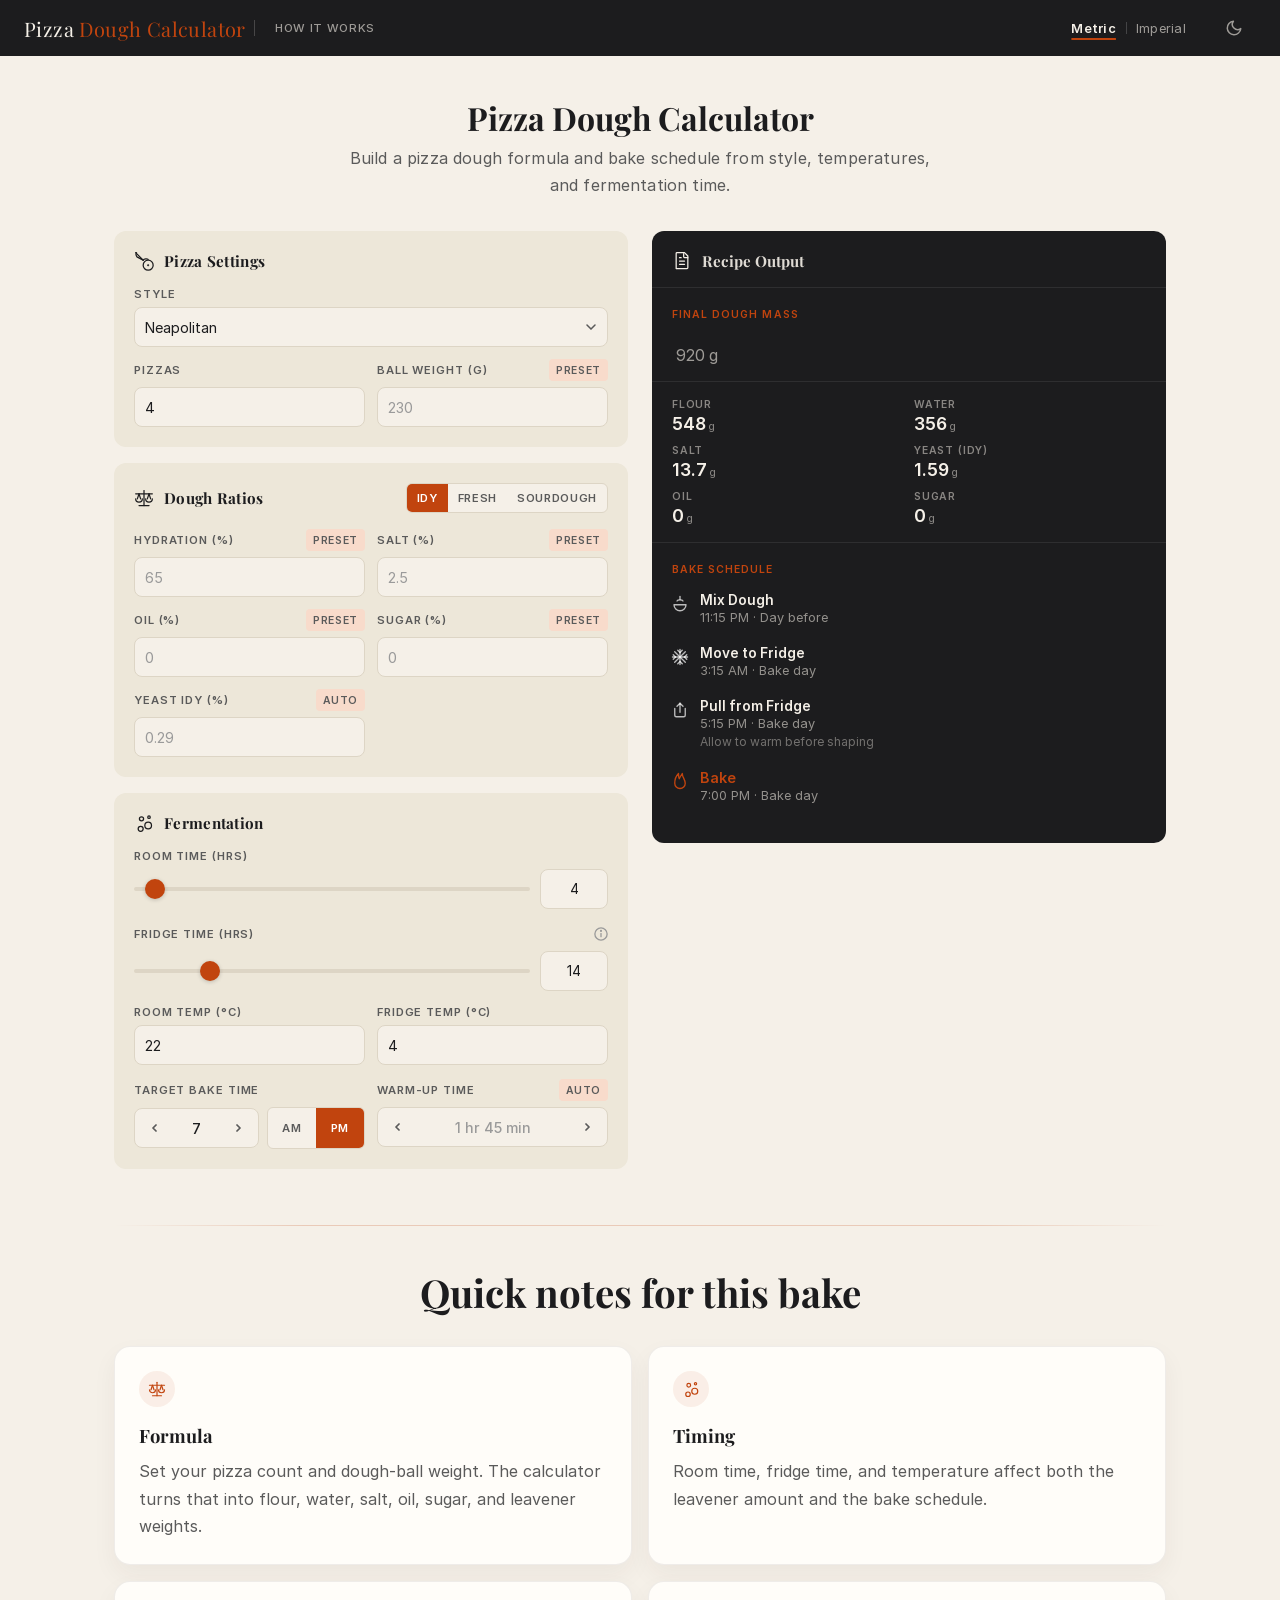
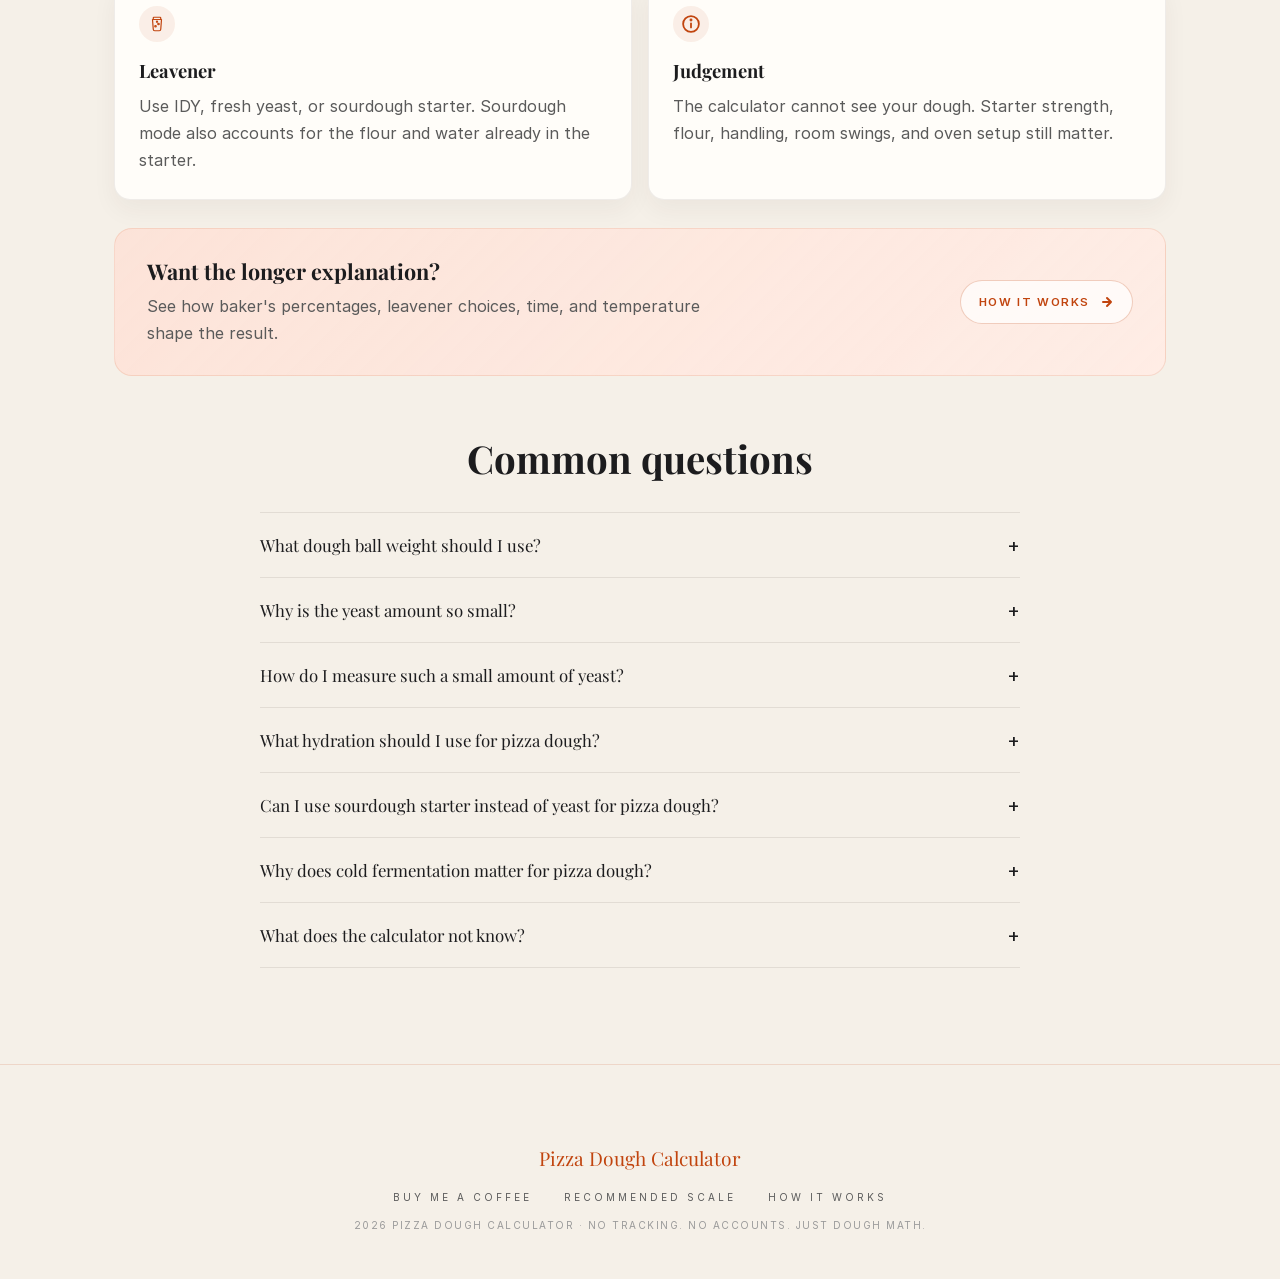
<file: index.html>
<!DOCTYPE html>
<html lang="en">

<head>
  <meta charset="UTF-8">
  <meta name="viewport" content="width=device-width, initial-scale=1.0">

  <!-- SEO & Social -->
  <title>Pizza Dough Calculator – Ratios, Yeast &amp; Fermentation Schedule</title>
  <meta name="description" content="Calculate pizza dough ratios and fermentation schedules for Neapolitan, New York, and other styles. No accounts, no tracking - just the math.">
  <!-- LAUNCH-TODO: replace placeholder domain before going live -->
  <link rel="canonical" href="https://pizza-dough-calculator.example/">
  <meta property="og:title" content="Pizza Dough Calculator">
  <meta property="og:description" content="Build a pizza dough formula and bake schedule from your style, temperatures, and fermentation time.">
  <meta property="og:type" content="website">
  <!-- LAUNCH-TODO: replace placeholder domain before going live -->
  <meta property="og:url" content="https://pizza-dough-calculator.example/">
  <!-- LAUNCH-TODO: replace placeholder domain before going live -->
  <meta property="og:image" content="https://pizza-dough-calculator.example/assets/og-cover.png">
  <meta name="twitter:card" content="summary_large_image">
  <link rel="icon" type="image/svg+xml" href="/favicon.svg">
  <meta name="theme-color" content="#2b2b2b">

  <!-- Preload Critical Resources -->
  <link rel="preload" href="style.css" as="style">
  <link rel="preload" href="script.js" as="script">
  <link rel="preload" href="assets/fonts/Inter-Regular.woff2" as="font" type="font/woff2">
  <link rel="preload" href="assets/fonts/PlayfairDisplay-Latin.woff2" as="font" type="font/woff2">

  <!-- Theme: set data-theme before CSS renders to prevent flash -->
  <script>
    (function () {
      var saved = localStorage.getItem('theme');
      var prefersDark = window.matchMedia('(prefers-color-scheme: dark)').matches;
      var theme = saved ? saved : (prefersDark ? 'dark' : 'light');
      document.documentElement.setAttribute('data-theme', theme);
    }());
  </script>

  <!-- Stylesheet -->
  <link rel="stylesheet" href="style.css">
<script src="site-shell.js" defer></script>

  <!-- Structured Data -->
  <!-- LAUNCH-TODO: replace placeholder domain before going live -->
  <script type="application/ld+json">
  {
    "@context": "https://schema.org",
    "@type": "WebApplication",
    "name": "Pizza Dough Calculator",
    "description": "Calculate pizza dough ratios and fermentation schedules for Neapolitan, New York, and other styles. No accounts, no tracking - just the math.",
    "url": "https://pizza-dough-calculator.example/",
    "applicationCategory": "LifestyleApplication",
    "operatingSystem": "Web",
    "offers": {
      "@type": "Offer",
      "price": "0",
      "priceCurrency": "USD"
    }
  }
  </script>
  <script type="application/ld+json">
  {
    "@context": "https://schema.org",
    "@type": "FAQPage",
    "mainEntity": [
      {
        "@type": "Question",
        "name": "What dough ball weight should I use?",
        "acceptedAnswer": {
          "@type": "Answer",
          "text": "Use the style presets as a starting point. Around 230 g works well for many Neapolitan pizzas, while larger New York-style pizzas often want a heavier ball. If you already know your preferred finished size, adjust the ball weight first and let the rest of the formula follow."
        }
      },
      {
        "@type": "Question",
        "name": "Why is the yeast amount so small?",
        "acceptedAnswer": {
          "@type": "Answer",
          "text": "Yeast is calculated against flour weight, not the full dough weight. Longer ferments also need less yeast, so the number can look surprisingly small."
        }
      },
      {
        "@type": "Question",
        "name": "How do I measure such a small amount of yeast?",
        "acceptedAnswer": {
          "@type": "Answer",
          "text": "The best fallback is to dilute a known amount. Dissolve a 7 g sachet of instant yeast into 70 g of water — each 10 g of that liquid is about 1 g of yeast. Instant yeast is also roughly 3 g per teaspoon, 1.5 g per half teaspoon, or 0.75 g per quarter teaspoon if you need a volume estimate."
        }
      },
      {
        "@type": "Question",
        "name": "What hydration should I use for pizza dough?",
        "acceptedAnswer": {
          "@type": "Answer",
          "text": "If you are unsure, stay with the preset for your chosen pizza style. Around the low-to-mid 60s is easier to handle, while higher hydration doughs can feel stickier and need more confidence during shaping."
        }
      },
      {
        "@type": "Question",
        "name": "Can I use sourdough starter instead of yeast for pizza dough?",
        "acceptedAnswer": {
          "@type": "Answer",
          "text": "Yes. Switch to sourdough mode and the calculator will replace the yeast logic with starter-specific timing and ingredient handling. You will get a starter percentage suggestion and the recipe output will account for the flour and water already inside the starter."
        }
      },
      {
        "@type": "Question",
        "name": "Why does cold fermentation matter for pizza dough?",
        "acceptedAnswer": {
          "@type": "Answer",
          "text": "Cold fermentation slows the dough down, which changes both the yeast needed and the schedule needed to hit your bake time. It also affects the warm-up step, so short and long fridge ferments do not behave the same way."
        }
      },
      {
        "@type": "Question",
        "name": "What does the calculator not know?",
        "acceptedAnswer": {
          "@type": "Answer",
          "text": "It does not know your flour strength, starter health, actual dough temperature, room-temperature swings, humidity, handling, or oven setup. Use the schedule as a starting point, then adjust from what the dough is doing."
        }
      }
    ]
  }
  </script>
</head>

<body>

  <!-- SVG Icon Sprite (hidden, referenced via <use>) -->
  <svg style="display: none;" aria-hidden="true">
    <defs>
      <symbol id="icon-pizza" viewBox="0 0 24 24">
        <circle cx="17" cy="17" r="6"/>
        <circle cx="17" cy="17" r="0.5"/>
        <path d="M11 11c1-2 5-2 6-1"/>
        <path d="M11 11l-9-9"/>
        <path d="M3 2c-1.5 2 0 4 .5 5L11 11"/>
      </symbol>
      <symbol id="icon-scale" viewBox="0 0 24 24">
        <path d="M12 3v18"/>
        <path d="M6 21h12"/>
        <path d="M22 13a4 4 0 01-8 0"/>
        <path d="M10 13a4 4 0 01-8 0"/>
        <path d="M6 7l-2 6"/>
        <path d="M6 7l2 6"/>
        <path d="M18 7l-2 6"/>
        <path d="M18 7l2 6"/>
        <path d="M2 7h20"/>
      </symbol>
      <symbol id="icon-bubbles" viewBox="0 0 24 24">
        <circle cx="8" cy="19" r="3"/>
        <circle cx="17" cy="15" r="4"/>
        <circle cx="9" cy="7" r="2.5"/>
        <circle cx="18" cy="5" r="1.5"/>
      </symbol>
      <symbol id="icon-document" viewBox="0 0 24 24">
        <path d="M14 3v4a1 1 0 001 1h4"/>
        <path d="M5 21V3a1 1 0 011-1h9l4 4v14a1 1 0 01-1 1H6a1 1 0 01-1-1z"/>
        <line x1="9" y1="12" x2="15" y2="12"/>
        <line x1="9" y1="16" x2="15" y2="16"/>
        <line x1="9" y1="8" x2="11" y2="8"/>
      </symbol>
      <symbol id="icon-chevron-left" viewBox="0 0 8 8">
        <path d="M5 1L2 4L5 7" stroke-width="1.75" stroke-linecap="round" stroke-linejoin="round"/>
      </symbol>
      <symbol id="icon-chevron-right" viewBox="0 0 8 8">
        <path d="M3 1L6 4L3 7" stroke-width="1.75" stroke-linecap="round" stroke-linejoin="round"/>
      </symbol>
      <!-- Timeline step icons (referenced from script.js via <use>) -->
      <symbol id="icon-starter-jar" viewBox="0 0 24 24">
        <!-- lid -->
        <rect x="7" y="3" width="10" height="3" rx="1"/>
        <!-- jar body -->
        <path d="M6 6h12l-1 13a2 2 0 01-2 2H9a2 2 0 01-2-2L6 6z"/>
        <!-- bubbles rising inside jar -->
        <circle cx="10" cy="15" r="1"/>
        <circle cx="14" cy="12" r="1"/>
        <circle cx="12" cy="9" r="0.75"/>
      </symbol>
      <symbol id="icon-timeline-feed-starter" viewBox="0 0 24 24">
        <path d="M12 2C6.5 2 2 6.5 2 12s4.5 10 10 10 10-4.5 10-10"/>
        <path d="M12 8v4l2 2"/>
        <path d="M18 2v4h4"/>
      </symbol>
      <symbol id="icon-timeline-mix-dough" viewBox="0 0 24 24">
        <path d="M4 13c0 4.4 3.6 8 8 8s8-3.6 8-8H4z"/>
        <path d="M8 8c1-2 7-2 8 0"/>
        <line x1="12" y1="2" x2="12" y2="6"/>
      </symbol>
      <symbol id="icon-timeline-move-to-fridge" viewBox="0 0 24 24">
        <line x1="12" y1="2" x2="12" y2="22"/>
        <line x1="2" y1="12" x2="22" y2="12"/>
        <line x1="4.93" y1="4.93" x2="19.07" y2="19.07"/>
        <line x1="19.07" y1="4.93" x2="4.93" y2="19.07"/>
        <line x1="12" y1="6" x2="9" y2="3"/>
        <line x1="12" y1="6" x2="15" y2="3"/>
        <line x1="12" y1="18" x2="9" y2="21"/>
        <line x1="12" y1="18" x2="15" y2="21"/>
        <line x1="6" y1="12" x2="3" y2="9"/>
        <line x1="6" y1="12" x2="3" y2="15"/>
        <line x1="18" y1="12" x2="21" y2="9"/>
        <line x1="18" y1="12" x2="21" y2="15"/>
      </symbol>
      <symbol id="icon-timeline-pull-from-fridge" viewBox="0 0 24 24">
        <path d="M5 10v9a2 2 0 002 2h10a2 2 0 002-2v-9"/>
        <polyline points="12 3 12 15"/>
        <polyline points="8 7 12 3 16 7"/>
      </symbol>
      <symbol id="icon-timeline-bake" viewBox="0 0 24 24">
        <path d="M12 22a7 7 0 007-7c0-5-4-8-4-13-2 3-3 5-4 7-1-2-1-4-1-7-4 4-5 8-5 13a7 7 0 007 7z"/>
      </symbol>
      <symbol id="icon-info" viewBox="0 0 16 16">
        <circle cx="8" cy="8" r="7"/>
        <line x1="8" y1="7.5" x2="8" y2="11"/>
        <circle cx="8" cy="4.5" r="0.5" fill="currentColor"/>
      </symbol>
      <symbol id="icon-moon" viewBox="0 0 24 24">
        <path d="M21 12.79A9 9 0 1 1 11.21 3 7 7 0 0 0 21 12.79z"/>
      </symbol>
      <symbol id="icon-sun" viewBox="0 0 24 24">
        <circle cx="12" cy="12" r="5"/>
        <line x1="12" y1="1" x2="12" y2="3"/>
        <line x1="12" y1="21" x2="12" y2="23"/>
        <line x1="4.22" y1="4.22" x2="5.64" y2="5.64"/>
        <line x1="18.36" y1="18.36" x2="19.78" y2="19.78"/>
        <line x1="1" y1="12" x2="3" y2="12"/>
        <line x1="21" y1="12" x2="23" y2="12"/>
        <line x1="4.22" y1="19.78" x2="5.64" y2="18.36"/>
        <line x1="18.36" y1="5.64" x2="19.78" y2="4.22"/>
      </symbol>
    </defs>
  </svg>

  <nav class="nav">
    <div class="nav-left">
      <div class="nav-brand">Pizza <span>Dough Calculator</span></div>
      <span class="nav-brand-divider" aria-hidden="true"></span>
      <a class="nav-link" href="how-it-works.html">
        <svg class="nav-link-icon" width="16" height="16" fill="none" stroke="currentColor" stroke-width="1.5" stroke-linecap="round" stroke-linejoin="round" aria-hidden="true">
          <use href="#icon-info"/>
        </svg>
        <span class="nav-link-text">How It Works</span>
      </a>
    </div>
    <div class="nav-right">
      <div class="unit-toggle" id="unitToggle">
        <button id="btnMetric" class="active" data-units="metric"><span>Metric</span></button>
        <button id="btnImperial" data-units="imperial"><span>Imperial</span></button>
      </div>
      <button class="theme-toggle" type="button" aria-label="Switch to dark mode">
        <svg width="18" height="18" fill="none" stroke="currentColor" stroke-width="2" stroke-linecap="round" stroke-linejoin="round" aria-hidden="true">
          <use href="#icon-moon"/>
        </svg>
      </button>
    </div>
  </nav>

  <header class="page-header">
    <h1 id="calculatorTitle">Pizza Dough Calculator</h1>
    <p>Build a pizza dough formula and bake schedule from style, temperatures, and fermentation time.</p>
  </header>

  <main class="main">
    <section class="calculator-shell" aria-labelledby="calculatorTitle">
      <div class="layout">

        <div class="col-inputs">

        <!-- PIZZA SETTINGS CARD -->
        <div class="card">
          <div class="card-header">
            <div class="card-header-left">
              <svg class="card-icon" width="20" height="20" fill="none" stroke="currentColor" stroke-width="1.5" stroke-linecap="round" stroke-linejoin="round">
                <use href="#icon-pizza"/>
              </svg>
              <h2 class="card-title">Pizza Settings</h2>
            </div>
          </div>

          <div class="field-grid single" style="margin-bottom: 12px;">
            <div class="field">
              <label for="pizzaStyle">Style</label>
              <div class="input-wrap has-select">
                <select id="pizzaStyle" autocomplete="off">
                  <option value="neapolitan" selected>Neapolitan</option>
                  <option value="newyork">New York</option>
                  <option value="canotto">Canotto</option>
                  <option value="tonda">Tonda Romana</option>
                </select>
              </div>
            </div>
          </div>

          <div class="field-grid">
            <div class="field">
              <div class="field-label-row">
                <label for="numBalls">Pizzas</label>
              </div>
              <div class="input-wrap">
                <input type="number" id="numBalls" value="4" min="1" max="50" autocomplete="off">
              </div>
            </div>

            <div class="field">
              <div class="field-label-row">
                <label for="ballWeight" id="labelBallWeight">Ball Weight (g)</label>
                <div class="badge preset" id="ballWeightBadge">Preset</div>
              </div>
              <div class="input-wrap">
                <input type="number" id="ballWeight" class="is-preset" min="100" max="500" step="1" autocomplete="off">
              </div>
            </div>
          </div>
        </div>

        <!-- DOUGH RATIOS CARD -->
        <div class="card">
          <div class="card-header">
            <div class="card-header-left">
              <svg class="card-icon" width="20" height="20" fill="none" stroke="currentColor" stroke-width="1.5" stroke-linecap="round" stroke-linejoin="round">
                <use href="#icon-scale"/>
              </svg>
              <h2 class="card-title">Dough Ratios</h2>
            </div>
            <div class="leavener-toggle">
              <button id="btnIDY" class="active" data-leavener="idy">IDY</button>
              <button id="btnFresh" data-leavener="fresh">Fresh</button>
              <button id="btnSourdough" data-leavener="sourdough">Sourdough</button>
            </div>
          </div>

          <div class="field-grid">
            <div class="field">
              <div class="field-label-row">
                <label for="hydration">Hydration (%)</label>
                <div class="badge preset" id="hydrationBadge">Preset</div>
              </div>
              <div class="input-wrap">
                <input type="number" id="hydration" class="is-preset" min="50" max="90" step="0.1" autocomplete="off">
              </div>
            </div>

            <div class="field">
              <div class="field-label-row">
                <label for="salt">Salt (%)</label>
                <div class="badge preset" id="saltBadge">Preset</div>
              </div>
              <div class="input-wrap">
                <input type="number" id="salt" class="is-preset" min="0" max="5" step="0.1" autocomplete="off">
              </div>
            </div>

            <div class="field">
              <div class="field-label-row">
                <label for="oil">Oil (%)</label>
                <div class="badge preset" id="oilBadge">Preset</div>
              </div>
              <div class="input-wrap">
                <input type="number" id="oil" class="is-preset" min="0" max="15" step="0.1" autocomplete="off">
              </div>
            </div>

            <div class="field">
              <div class="field-label-row">
                <label for="sugar">Sugar (%)</label>
                <div class="badge preset" id="sugarBadge">Preset</div>
              </div>
              <div class="input-wrap">
                <input type="number" id="sugar" class="is-preset" min="0" max="5" step="0.1" autocomplete="off">
              </div>
            </div>

            <div class="field" id="leavenerPctField">
              <div class="field-label-row">
                <label for="starterPct" id="leavenerPctLabel">Yeast IDY (%)</label>
                <div class="field-label-right">
                  <span class="tooltip-wrap">
                    <button type="button" class="tooltip-btn" id="leavenerTooltipBtn" aria-label="About Starter %" aria-expanded="false" hidden>
                      <svg width="14" height="14" fill="none" stroke="currentColor" stroke-width="1.5" stroke-linecap="round" stroke-linejoin="round">
                        <use href="#icon-info"/>
                      </svg>
                    </button>
                    <div class="tooltip-popover" role="tooltip" hidden>
                      How much starter to use as a percentage of total flour. More starter means a faster rise and less time needed.
                    </div>
                  </span>
                  <div class="badge preset" id="starterPctBadge">Auto</div>
                </div>
              </div>
              <div class="input-wrap">
                <input type="number" id="starterPct" class="is-preset" min="0.001" max="5" step="0.001" autocomplete="off">
              </div>
            </div>
          </div>

        </div>

        <!-- SOURDOUGH STARTER CARD -->
        <div class="card" id="sourdoughCard">
          <div class="card-header">
            <div class="card-header-left">
              <svg class="card-icon" width="20" height="20" fill="none" stroke="currentColor" stroke-width="1.5" stroke-linecap="round" stroke-linejoin="round">
                <use href="#icon-starter-jar"/>
              </svg>
              <h2 class="card-title">Sourdough Starter</h2>
            </div>
          </div>

          <div class="field-grid">
            <div class="field">
              <div class="field-label-row">
                <label for="starterHydration">Starter Hydration (%)</label>
                <span class="tooltip-wrap">
                  <button type="button" class="tooltip-btn" aria-label="About Starter Hydration" aria-expanded="false">
                    <svg width="14" height="14" fill="none" stroke="currentColor" stroke-width="1.5" stroke-linecap="round" stroke-linejoin="round">
                      <use href="#icon-info"/>
                    </svg>
                  </button>
                  <div class="tooltip-popover" role="tooltip" hidden>
                    How much water is in your starter relative to the flour, by weight. At 100% you have equal parts of each. This also makes a small timing adjustment: stiffer starters tend to peak a bit later. The correction is approximate.
                  </div>
                </span>
              </div>
              <div class="input-wrap">
                <input type="number" id="starterHydration" value="100" min="50" max="125" step="1" autocomplete="off">
              </div>
            </div>

            <div class="field">
              <div class="field-label-row">
                <label for="feedRatio">Feed Ratio</label>
                <span class="tooltip-wrap">
                  <button type="button" class="tooltip-btn" aria-label="About Feed Ratio" aria-expanded="false">
                    <svg width="14" height="14" fill="none" stroke="currentColor" stroke-width="1.5" stroke-linecap="round" stroke-linejoin="round">
                      <use href="#icon-info"/>
                    </svg>
                  </button>
                  <div class="tooltip-popover" role="tooltip" hidden>
                    1:2:2 means 1 part old starter, 2 parts flour, 2 parts water by weight. Lower ratios like 1:1:1 peak faster; higher ratios like 1:4:4 or 1:5:5 slow things down and give you a longer window before peak.
                  </div>
                </span>
              </div>
              <div class="input-wrap">
                <select id="feedRatio" autocomplete="off">
                  <option value="1:1:1">1:1:1</option>
                  <option value="1:2:2" selected>1:2:2</option>
                  <option value="1:3:3">1:3:3</option>
                  <option value="1:4:4">1:4:4</option>
                  <option value="1:5:5">1:5:5</option>
                </select>
              </div>
            </div>
          </div>

        </div>

        <!-- FERMENTATION CARD -->
        <div class="card">
          <div class="card-header">
            <div class="card-header-left">
              <svg class="card-icon" width="20" height="20" fill="none" stroke="currentColor" stroke-width="1.5" stroke-linecap="round" stroke-linejoin="round">
                <use href="#icon-bubbles"/>
              </svg>
              <h2 class="card-title">Fermentation</h2>
            </div>
          </div>

          <div class="slider-field" style="margin-bottom: 14px;">
            <label>Room Time (hrs)</label>
            <div class="slider-row">
              <input type="range" id="roomTimeSlider" min="3" max="36" value="4" step="1" autocomplete="off">
              <input type="number" class="slider-number" id="roomTime" value="4" min="3" max="36" step="1" autocomplete="off">
            </div>
          </div>

          <div class="slider-field" style="margin-bottom: 14px;">
            <div class="field-label-row">
              <label>Fridge Time (hrs)</label>
              <span class="tooltip-wrap">
                <button type="button" class="tooltip-btn" aria-label="About Fridge Time" aria-expanded="false">
                  <svg width="14" height="14" fill="none" stroke="currentColor" stroke-width="1.5" stroke-linecap="round" stroke-linejoin="round">
                    <use href="#icon-info"/>
                  </svg>
                </button>
                <div class="tooltip-popover" role="tooltip" hidden>
                  Set to 0 for a room-temperature ferment only. A cold rise slows fermentation down and gives more time for flavour development.
                </div>
              </span>
            </div>
            <div class="slider-row">
              <input type="range" id="fridgeTimeSlider" min="0" max="80" value="14" step="1" autocomplete="off">
              <input type="number" class="slider-number" id="fridgeTime" value="14" min="0" max="80" step="1" autocomplete="off">
            </div>
          </div>

          <div class="field-grid" style="margin-bottom: 14px;">
            <div class="field">
              <label for="roomTemp" id="labelRoomTemp">Room Temp (°C)</label>
              <div class="input-wrap">
                <input type="number" id="roomTemp" value="22" min="14" max="35" step="1" autocomplete="off">
              </div>
            </div>

            <div class="field">
              <label for="fridgeTemp" id="labelFridgeTemp">Fridge Temp (°C)</label>
              <div class="input-wrap">
                <input type="number" id="fridgeTemp" value="4" min="4" max="8" step="1" autocomplete="off">
              </div>
            </div>
          </div>

          <div class="field-grid">
            <div class="field">
              <div class="field-label-row">
                <label>Target Bake Time</label>
              </div>
              <div class="bake-time-row">
                <div class="hour-stepper">
                  <button data-step="-1" aria-label="Decrease hour">
                    <svg width="8" height="8" fill="none" stroke="currentColor">
                      <use href="#icon-chevron-left"/>
                    </svg>
                  </button>
                  <span class="hour-stepper-display" id="bakeHourDisplay">7</span>
                  <button data-step="1" aria-label="Increase hour">
                    <svg width="8" height="8" fill="none" stroke="currentColor">
                      <use href="#icon-chevron-right"/>
                    </svg>
                  </button>
                </div>
                <div class="ampm-toggle">
                  <button id="btnAM" data-ampm="am">AM</button>
                  <button id="btnPM" class="active" data-ampm="pm">PM</button>
                </div>
              </div>
            </div>
            <div class="field" id="warmUpField">
              <div class="field-label-row">
                <label>Warm-up Time</label>
                <div class="badge preset" id="warmUpBadge">Auto</div>
              </div>
              <div class="bake-time-row">
                <div class="hour-stepper">
                  <button data-warmup-step="-1" aria-label="Decrease warm-up">
                    <svg width="8" height="8" fill="none" stroke="currentColor">
                      <use href="#icon-chevron-left"/>
                    </svg>
                  </button>
                  <span class="hour-stepper-display" id="warmUpDisplay">-- min</span>
                  <button data-warmup-step="1" aria-label="Increase warm-up">
                    <svg width="8" height="8" fill="none" stroke="currentColor">
                      <use href="#icon-chevron-right"/>
                    </svg>
                  </button>
                </div>
              </div>
            </div>
          </div>
        </div>

        </div>

        <div class="col-outputs">
          <div class="output-card">

          <div class="output-header">
            <svg class="output-header-icon" width="20" height="20" fill="none" stroke="currentColor" stroke-width="1.5" stroke-linecap="round" stroke-linejoin="round">
              <use href="#icon-document"/>
            </svg>
            <h2 class="output-header-title">Recipe Output</h2>
          </div>

          <div class="total-weight">
            <div class="total-weight-label">Final Dough Mass</div>
            <div class="total-weight-value">
              <span id="outTotalWeight">960</span><span id="outTotalWeightUnit">g</span>
            </div>
          </div>

          <div class="sourdough-warning" id="sourdoughWarning"></div>
          <div class="overproof-advisory" id="overproofAdvisory"></div>

          <div class="ingredients" id="ingredientsSection">
            <div class="ingredient">
              <div class="ingredient-label" id="flourLabel">Flour</div>
              <div class="ingredient-value" id="outFlour">—<span class="unit">g</span></div>
            </div>
            <div class="ingredient">
              <div class="ingredient-label" id="waterLabel">Water</div>
              <div class="ingredient-value" id="outWater">—<span class="unit">g</span></div>
            </div>
            <div class="ingredient">
              <div class="ingredient-label">Salt</div>
              <div class="ingredient-value" id="outSalt">—<span class="unit">g</span></div>
            </div>
            <div class="ingredient">
              <div class="ingredient-label" id="yeastLabel">Yeast (IDY)</div>
              <div class="ingredient-value" id="outYeast">—<span class="unit">g</span></div>
            </div>
            <div class="ingredient">
              <div class="ingredient-label">Oil</div>
              <div class="ingredient-value" id="outOil">—<span class="unit">g</span></div>
            </div>
            <div class="ingredient">
              <div class="ingredient-label">Sugar</div>
              <div class="ingredient-value" id="outSugar">—<span class="unit">g</span></div>
            </div>
          </div>

          <div class="schedule">
            <div class="schedule-title">Bake Schedule</div>
            <div class="timeline" id="timeline"></div>
          </div>

          </div>
        </div>

      </div>
    </section>

    <section class="calculator-explainer" aria-labelledby="calculatorIncludesTitle">
      <div class="calculator-explainer-divider" aria-hidden="true"></div>

      <div class="explainer-section-header">
        <h2 class="explainer-section-title" id="calculatorIncludesTitle">Quick notes for this bake</h2>
      </div>

      <div class="explainer-card-grid">
        <article class="explainer-card">
          <div class="explainer-card-icon" aria-hidden="true">
            <svg width="18" height="18" fill="none" stroke="currentColor" stroke-width="1.6" stroke-linecap="round" stroke-linejoin="round">
              <use href="#icon-scale"/>
            </svg>
          </div>
          <h3>Formula</h3>
          <p>Set your pizza count and dough-ball weight. The calculator turns that into flour, water, salt, oil, sugar, and leavener weights.</p>
        </article>

        <article class="explainer-card">
          <div class="explainer-card-icon" aria-hidden="true">
            <svg width="18" height="18" fill="none" stroke="currentColor" stroke-width="1.6" stroke-linecap="round" stroke-linejoin="round">
              <use href="#icon-bubbles"/>
            </svg>
          </div>
          <h3>Timing</h3>
          <p>Room time, fridge time, and temperature affect both the leavener amount and the bake schedule.</p>
        </article>

        <article class="explainer-card">
          <div class="explainer-card-icon" aria-hidden="true">
            <svg width="18" height="18" fill="none" stroke="currentColor" stroke-width="1.6" stroke-linecap="round" stroke-linejoin="round">
              <use href="#icon-starter-jar"/>
            </svg>
          </div>
          <h3>Leavener</h3>
          <p>Use IDY, fresh yeast, or sourdough starter. Sourdough mode also accounts for the flour and water already in the starter.</p>
        </article>

        <article class="explainer-card">
          <div class="explainer-card-icon" aria-hidden="true">
            <svg width="18" height="18" fill="none" stroke="currentColor" stroke-width="1.6" stroke-linecap="round" stroke-linejoin="round">
              <use href="#icon-info"/>
            </svg>
          </div>
          <h3>Judgement</h3>
          <p>The calculator cannot see your dough. Starter strength, flour, handling, room swings, and oven setup still matter.</p>
        </article>
      </div>

      <section class="explainer-cta" aria-labelledby="explainerCtaTitle">
        <div class="explainer-cta-copy">
          <h2 id="explainerCtaTitle">Want the longer explanation?</h2>
          <p>See how baker&apos;s percentages, leavener choices, time, and temperature shape the result.</p>
        </div>
        <a class="explainer-cta-link" href="how-it-works.html">
          How it works
          <svg width="14" height="14" fill="none" stroke="currentColor" stroke-width="2" stroke-linecap="round" stroke-linejoin="round" aria-hidden="true">
            <path d="M3 7h8M7 3l4 4-4 4"/>
          </svg>
        </a>
      </section>

      <section class="faq-section" aria-labelledby="commonQuestionsTitle">
        <div class="explainer-section-header">
          <h2 class="explainer-section-title" id="commonQuestionsTitle">Common questions</h2>
        </div>

        <div class="faq-list">
          <details class="faq-item">
            <summary>What dough ball weight should I use?</summary>
            <p>Use the style presets as a starting point. Around 230 g works well for many Neapolitan pizzas, while larger New York-style pizzas often want a heavier ball. If you already know your preferred finished size, adjust the ball weight first and let the rest of the formula follow.</p>
          </details>

          <details class="faq-item">
            <summary>Why is the yeast amount so small?</summary>
            <p>Yeast is calculated against flour weight, not the full dough weight. Longer ferments also need less yeast, so the number can look surprisingly small.</p>
          </details>

          <details class="faq-item">
            <summary>How do I measure such a small amount of yeast?</summary>
            <p>The best fallback is to dilute a known amount.</p>
            <ul>
              <li>Dissolve a 7 g sachet of instant yeast into 70 g of water. Each 10 g of that liquid is about 1 g of yeast, so for 1.6 g of yeast, use 16 g of yeast water and subtract 16 g from the recipe water.</li>
              <li>No sachet weight on hand? Instant yeast is roughly 3 g per teaspoon, 1.5 g per 1/2 teaspoon, 0.75 g per 1/4 teaspoon. You can dilute from that estimate too, just less accurate.</li>
            </ul>
            <!-- LAUNCH-TODO: replace placeholder URL before going live -->
            <p>If you bake often, a <a href="REPLACE_AFFILIATE_URL" rel="sponsored noopener" target="_blank">0.01 g precision scale</a> is the better tool.</p>
          </details>

          <details class="faq-item">
            <summary>What hydration should I use for pizza dough?</summary>
            <p>If you are unsure, stay with the preset for your chosen pizza style. Around the low-to-mid 60s is easier to handle, while higher hydration doughs can feel stickier and need more confidence during shaping.</p>
          </details>

          <details class="faq-item">
            <summary>Can I use sourdough starter instead of yeast for pizza dough?</summary>
            <p>Yes. Switch to sourdough mode and the calculator will replace the yeast logic with starter-specific timing and ingredient handling. You will get a starter percentage suggestion and the recipe output will account for the flour and water already inside the starter.</p>
          </details>

          <details class="faq-item">
            <summary>Why does cold fermentation matter for pizza dough?</summary>
            <p>Cold fermentation slows the dough down, which changes both the yeast needed and the schedule needed to hit your bake time. It also affects the warm-up step, so short and long fridge ferments do not behave the same way.</p>
          </details>

          <details class="faq-item">
            <summary>What does the calculator not know?</summary>
            <p>It does not know your flour strength, starter health, actual dough temperature, room-temperature swings, humidity, handling, or oven setup. Use the schedule as a starting point, then adjust from what the dough is doing.</p>
          </details>
        </div>
      </section>
    </section>
  </main>

  <footer class="site-footer">
    <div class="site-footer-brand">Pizza Dough Calculator</div>
    <div class="site-footer-links">
      <!-- LAUNCH-TODO: replace placeholder URL before going live -->
      <a href="https://www.buymeacoffee.com/REPLACE_HANDLE" rel="noopener" target="_blank">Buy me a coffee</a>
      <!-- LAUNCH-TODO: replace placeholder URL before going live -->
      <a href="REPLACE_AFFILIATE_URL" rel="sponsored noopener" target="_blank">Recommended scale</a>
      <a href="how-it-works.html">How it works</a>
    </div>
    <p class="site-footer-copy">2026 Pizza Dough Calculator &middot; No tracking. No accounts. Just dough math.</p>
  </footer>

  <script src="script.js" defer></script>

</body>
</html>
</file>
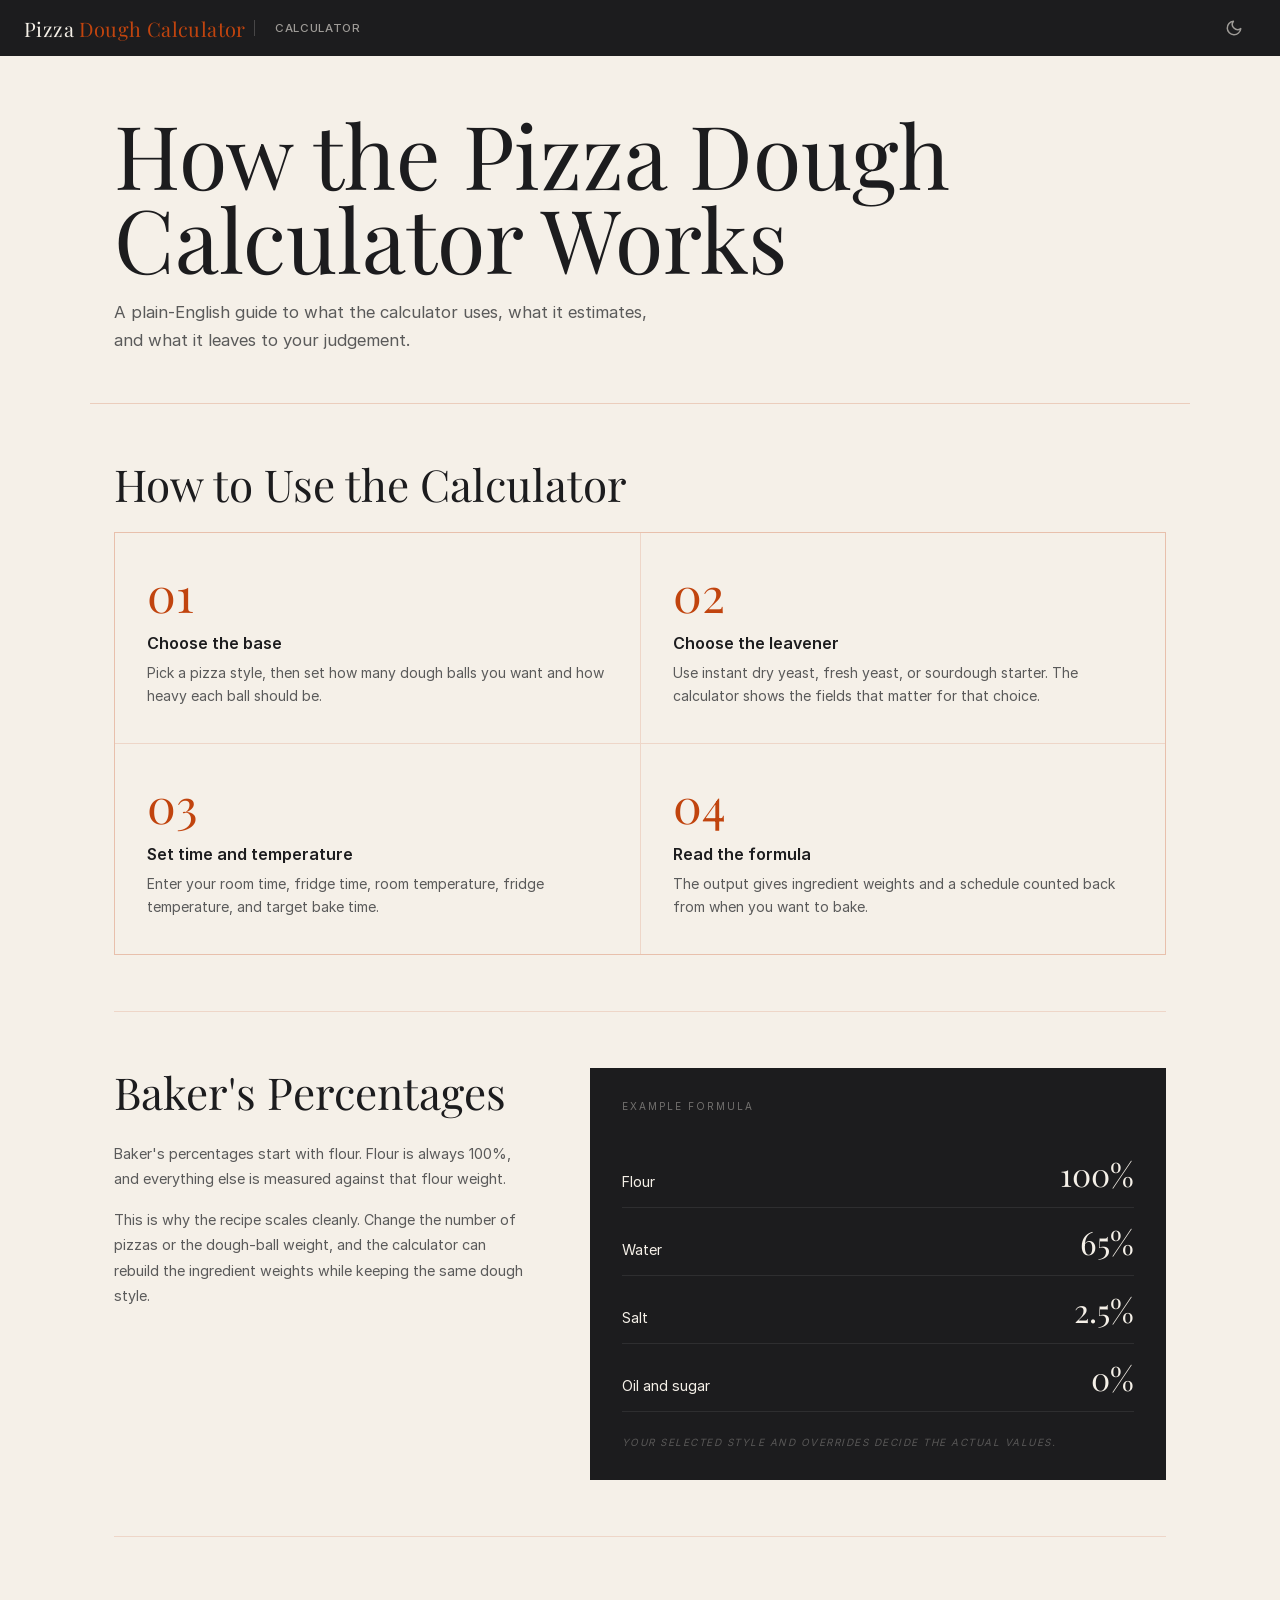
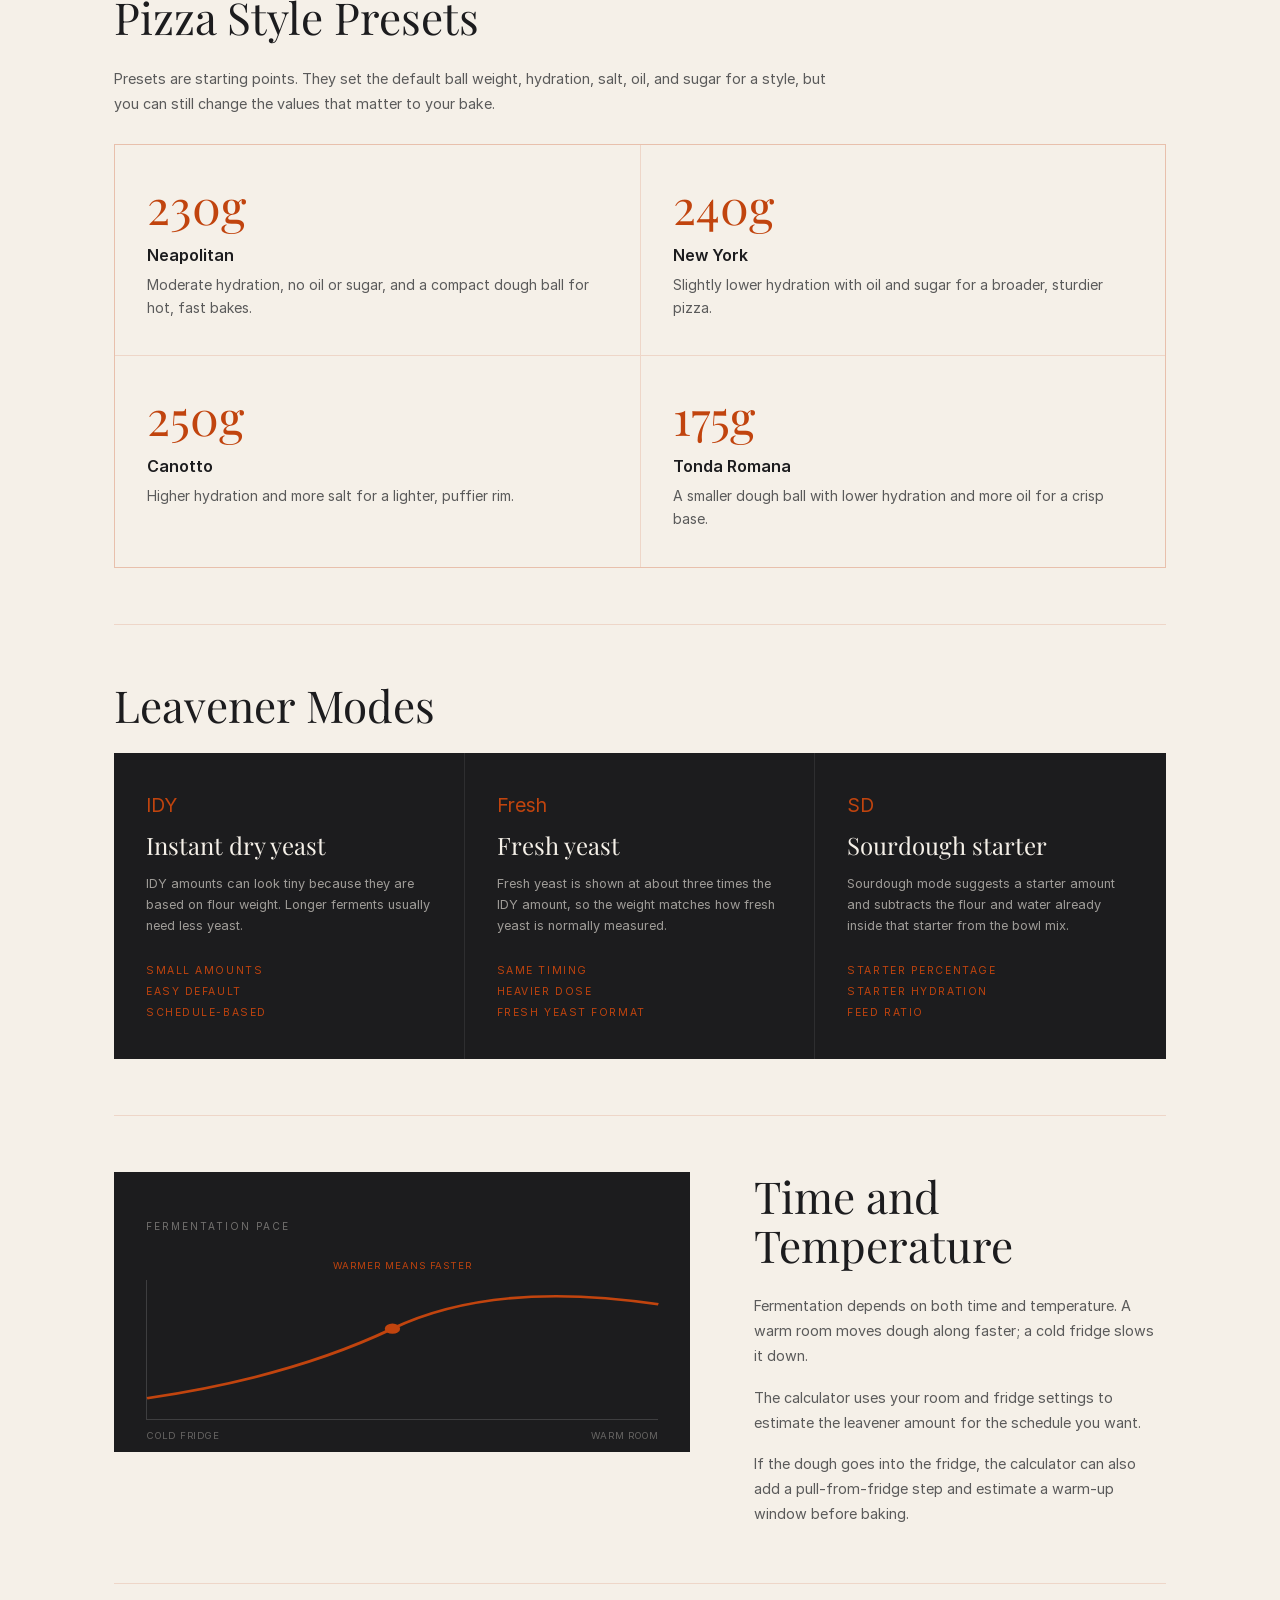
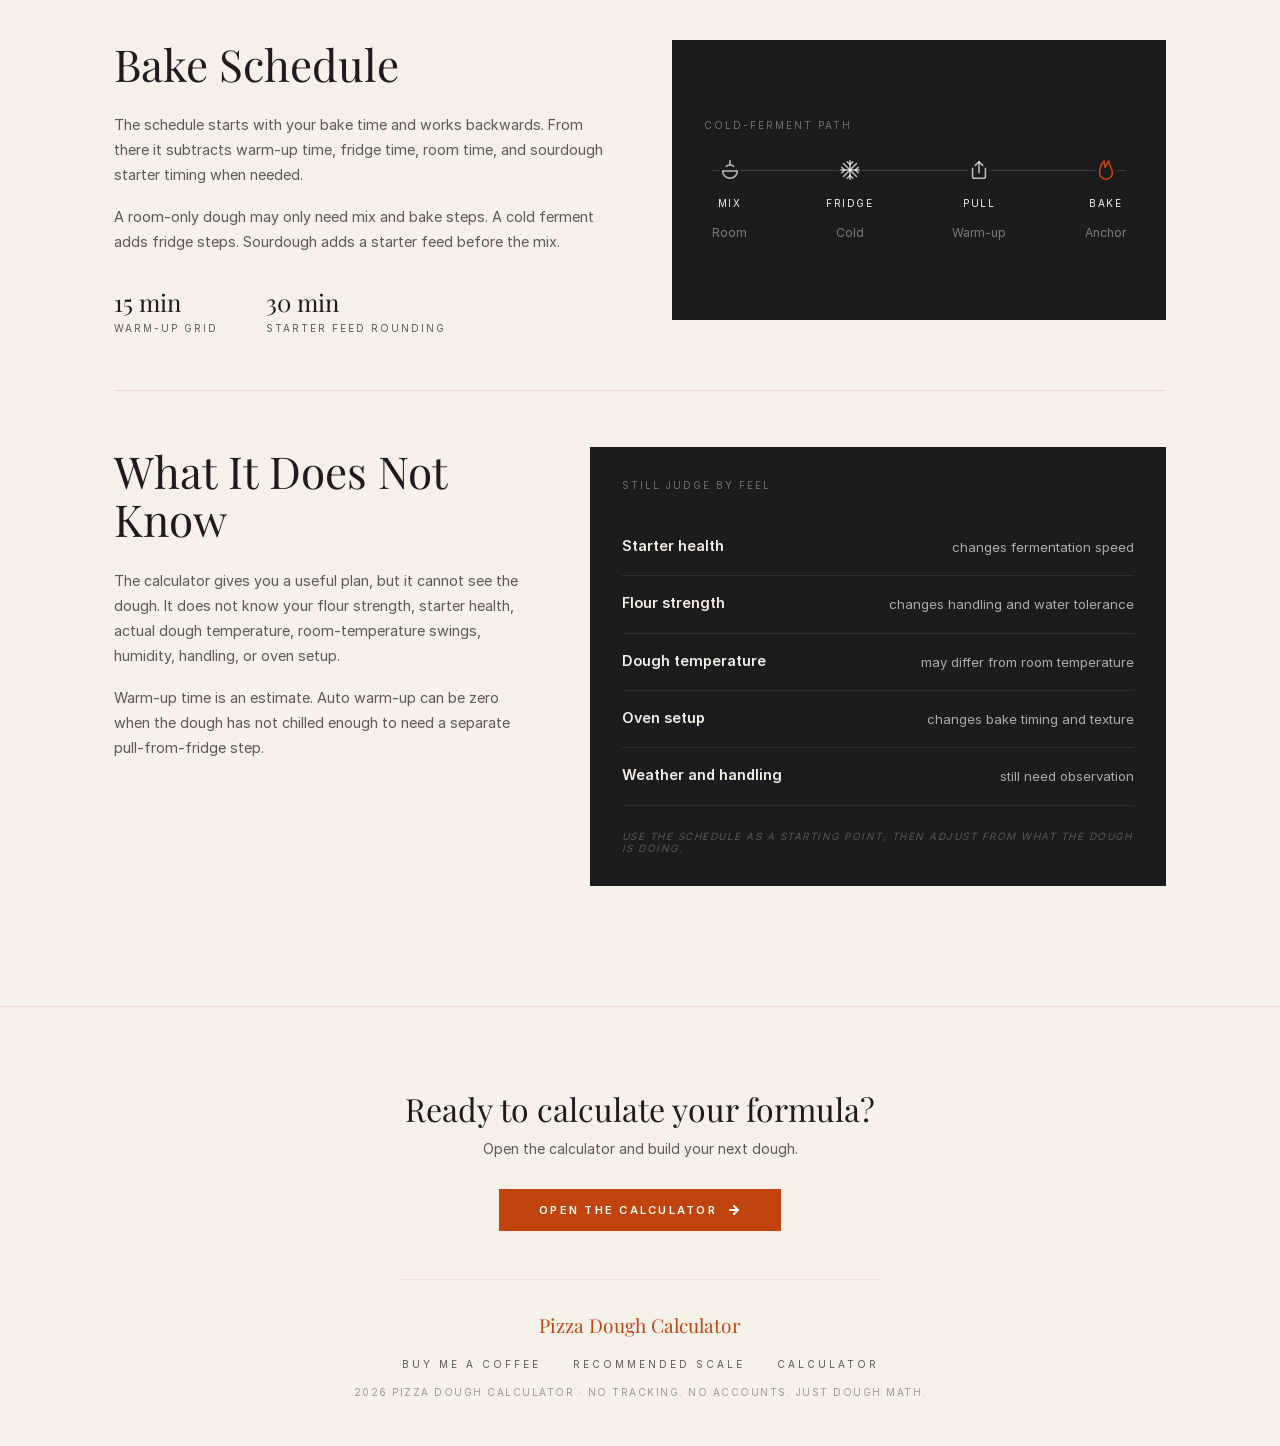
<file: how-it-works.html>
<!DOCTYPE html>
<html lang="en">

<head>
  <meta charset="UTF-8">
  <meta name="viewport" content="width=device-width, initial-scale=1.0">
  <title>How the Pizza Dough Calculator Works</title>
  <meta name="description" content="How the Pizza Dough Calculator turns baker's percentages, fermentation time, and temperature into a pizza dough recipe and bake schedule.">
  <!-- LAUNCH-TODO: replace placeholder domain before going live -->
  <link rel="canonical" href="https://pizza-dough-calculator.example/how-it-works.html">
  <meta property="og:title" content="How the Pizza Dough Calculator Works">
  <meta property="og:description" content="How the Pizza Dough Calculator turns baker's percentages, fermentation time, and temperature into a pizza dough recipe and bake schedule.">
  <meta property="og:type" content="article">
  <!-- LAUNCH-TODO: replace placeholder domain before going live -->
  <meta property="og:url" content="https://pizza-dough-calculator.example/how-it-works.html">
  <!-- LAUNCH-TODO: replace placeholder domain before going live -->
  <meta property="og:image" content="https://pizza-dough-calculator.example/assets/og-cover.png">
  <meta name="twitter:card" content="summary_large_image">
  <link rel="icon" type="image/svg+xml" href="/favicon.svg">
  <meta name="theme-color" content="#2b2b2b">

  <link rel="preload" href="style.css" as="style">
  <link rel="preload" href="assets/fonts/Inter-Regular.woff2" as="font" type="font/woff2">
  <link rel="preload" href="assets/fonts/PlayfairDisplay-Latin.woff2" as="font" type="font/woff2">

  <script>
    (function () {
      var saved = localStorage.getItem('theme');
      var prefersDark = window.matchMedia('(prefers-color-scheme: dark)').matches;
      document.documentElement.setAttribute('data-theme', saved ? saved : (prefersDark ? 'dark' : 'light'));
    }());
  </script>

  <link rel="stylesheet" href="style.css">
  <script src="site-shell.js" defer></script>
</head>

<body>

  <svg style="display: none;" aria-hidden="true">
    <defs>
      <symbol id="icon-calculator" viewBox="0 0 24 24">
        <rect x="4" y="2" width="16" height="20" rx="2"/>
        <rect x="7" y="5" width="10" height="4" rx="1"/>
        <line x1="7" y1="13" x2="9" y2="13"/>
        <line x1="11" y1="13" x2="13" y2="13"/>
        <line x1="15" y1="13" x2="17" y2="13"/>
        <line x1="7" y1="17" x2="9" y2="17"/>
        <line x1="11" y1="17" x2="13" y2="17"/>
        <line x1="15" y1="17" x2="17" y2="17"/>
      </symbol>
      <symbol id="icon-timeline-mix-dough" viewBox="0 0 24 24">
        <path d="M4 13c0 4.4 3.6 8 8 8s8-3.6 8-8H4z"/>
        <path d="M8 8c1-2 7-2 8 0"/>
        <line x1="12" y1="2" x2="12" y2="6"/>
      </symbol>
      <symbol id="icon-timeline-move-to-fridge" viewBox="0 0 24 24">
        <line x1="12" y1="2" x2="12" y2="22"/>
        <line x1="2" y1="12" x2="22" y2="12"/>
        <line x1="4.93" y1="4.93" x2="19.07" y2="19.07"/>
        <line x1="19.07" y1="4.93" x2="4.93" y2="19.07"/>
        <line x1="12" y1="6" x2="9" y2="3"/>
        <line x1="12" y1="6" x2="15" y2="3"/>
        <line x1="12" y1="18" x2="9" y2="21"/>
        <line x1="12" y1="18" x2="15" y2="21"/>
        <line x1="6" y1="12" x2="3" y2="9"/>
        <line x1="6" y1="12" x2="3" y2="15"/>
        <line x1="18" y1="12" x2="21" y2="9"/>
        <line x1="18" y1="12" x2="21" y2="15"/>
      </symbol>
      <symbol id="icon-timeline-pull-from-fridge" viewBox="0 0 24 24">
        <path d="M5 10v9a2 2 0 002 2h10a2 2 0 002-2v-9"/>
        <polyline points="12 3 12 15"/>
        <polyline points="8 7 12 3 16 7"/>
      </symbol>
      <symbol id="icon-timeline-bake" viewBox="0 0 24 24">
        <path d="M12 22a7 7 0 007-7c0-5-4-8-4-13-2 3-3 5-4 7-1-2-1-4-1-7-4 4-5 8-5 13a7 7 0 007 7z"/>
      </symbol>
      <symbol id="icon-moon" viewBox="0 0 24 24">
        <path d="M21 12.79A9 9 0 1 1 11.21 3 7 7 0 0 0 21 12.79z"/>
      </symbol>
      <symbol id="icon-sun" viewBox="0 0 24 24">
        <circle cx="12" cy="12" r="5"/>
        <line x1="12" y1="1" x2="12" y2="3"/>
        <line x1="12" y1="21" x2="12" y2="23"/>
        <line x1="4.22" y1="4.22" x2="5.64" y2="5.64"/>
        <line x1="18.36" y1="18.36" x2="19.78" y2="19.78"/>
        <line x1="1" y1="12" x2="3" y2="12"/>
        <line x1="21" y1="12" x2="23" y2="12"/>
        <line x1="4.22" y1="19.78" x2="5.64" y2="18.36"/>
        <line x1="18.36" y1="5.64" x2="19.78" y2="4.22"/>
      </symbol>
    </defs>
  </svg>

  <nav class="nav">
    <div class="nav-left">
      <div class="nav-brand">Pizza <span>Dough Calculator</span></div>
      <span class="nav-brand-divider" aria-hidden="true"></span>
      <a class="nav-link" href="index.html">
        <svg class="nav-link-icon" width="16" height="16" fill="none" stroke="currentColor" stroke-width="1.5" stroke-linecap="round" stroke-linejoin="round" aria-hidden="true">
          <use href="#icon-calculator"/>
        </svg>
        <span class="nav-link-text">Calculator</span>
      </a>
    </div>
    <div class="nav-right">
      <button class="theme-toggle" type="button" aria-label="Switch to dark mode">
        <svg width="18" height="18" fill="none" stroke="currentColor" stroke-width="2" stroke-linecap="round" stroke-linejoin="round" aria-hidden="true">
          <use href="#icon-moon"/>
        </svg>
      </button>
    </div>
  </nav>

  <header class="hiw-hero">
    <h1>How the Pizza Dough Calculator Works</h1>
    <p>A plain-English guide to what the calculator uses, what it estimates, and what it leaves to your judgement.</p>
  </header>

  <main class="hiw-main">

    <section class="hiw-section">
      <h2 class="hiw-section-title">How to Use the Calculator</h2>
      <div class="hiw-steps">

        <div class="hiw-step">
          <span class="hiw-step-num">01</span>
          <div class="hiw-step-content">
            <h3>Choose the base</h3>
            <p>Pick a pizza style, then set how many dough balls you want and how heavy each ball should be.</p>
          </div>
        </div>

        <div class="hiw-step">
          <span class="hiw-step-num">02</span>
          <div class="hiw-step-content">
            <h3>Choose the leavener</h3>
            <p>Use instant dry yeast, fresh yeast, or sourdough starter. The calculator shows the fields that matter for that choice.</p>
          </div>
        </div>

        <div class="hiw-step">
          <span class="hiw-step-num">03</span>
          <div class="hiw-step-content">
            <h3>Set time and temperature</h3>
            <p>Enter your room time, fridge time, room temperature, fridge temperature, and target bake time.</p>
          </div>
        </div>

        <div class="hiw-step">
          <span class="hiw-step-num">04</span>
          <div class="hiw-step-content">
            <h3>Read the formula</h3>
            <p>The output gives ingredient weights and a schedule counted back from when you want to bake.</p>
          </div>
        </div>

      </div>
    </section>

    <section class="hiw-section">
      <div class="hiw-grid wide-left">

        <div>
          <h2 class="hiw-section-title">Baker's Percentages</h2>
          <div class="hiw-body">
            <p>Baker's percentages start with flour. Flour is always 100%, and everything else is measured against that flour weight.</p>
            <p>This is why the recipe scales cleanly. Change the number of pizzas or the dough-ball weight, and the calculator can rebuild the ingredient weights while keeping the same dough style.</p>
          </div>
        </div>

        <div class="hiw-dark-card">
          <span class="hiw-dark-card-label">Example formula</span>
          <div class="hiw-pct-table">
            <div class="hiw-pct-row">
              <span class="hiw-pct-name">Flour</span>
              <span class="hiw-pct-val">100%</span>
            </div>
            <div class="hiw-pct-row">
              <span class="hiw-pct-name">Water</span>
              <span class="hiw-pct-val">65%</span>
            </div>
            <div class="hiw-pct-row">
              <span class="hiw-pct-name">Salt</span>
              <span class="hiw-pct-val">2.5%</span>
            </div>
            <div class="hiw-pct-row">
              <span class="hiw-pct-name">Oil and sugar</span>
              <span class="hiw-pct-val">0%</span>
            </div>
          </div>
          <span class="hiw-pct-source">Your selected style and overrides decide the actual values.</span>
        </div>

      </div>
    </section>

    <section class="hiw-section">
      <h2 class="hiw-section-title">Pizza Style Presets</h2>
      <div class="hiw-body">
        <p>Presets are starting points. They set the default ball weight, hydration, salt, oil, and sugar for a style, but you can still change the values that matter to your bake.</p>
      </div>

      <div class="hiw-steps hiw-style-grid">
        <div class="hiw-step">
          <span class="hiw-step-num">230g</span>
          <div class="hiw-step-content">
            <h3>Neapolitan</h3>
            <p>Moderate hydration, no oil or sugar, and a compact dough ball for hot, fast bakes.</p>
          </div>
        </div>

        <div class="hiw-step">
          <span class="hiw-step-num">240g</span>
          <div class="hiw-step-content">
            <h3>New York</h3>
            <p>Slightly lower hydration with oil and sugar for a broader, sturdier pizza.</p>
          </div>
        </div>

        <div class="hiw-step">
          <span class="hiw-step-num">250g</span>
          <div class="hiw-step-content">
            <h3>Canotto</h3>
            <p>Higher hydration and more salt for a lighter, puffier rim.</p>
          </div>
        </div>

        <div class="hiw-step">
          <span class="hiw-step-num">175g</span>
          <div class="hiw-step-content">
            <h3>Tonda Romana</h3>
            <p>A smaller dough ball with lower hydration and more oil for a crisp base.</p>
          </div>
        </div>
      </div>
    </section>

    <section class="hiw-section">
      <h2 class="hiw-section-title">Leavener Modes</h2>
      <div class="hiw-dark-card" style="padding: 0;">
        <div class="hiw-comparison hiw-comparison-three">

          <div class="hiw-comparison-col">
            <span class="hiw-comparison-icon">IDY</span>
            <h3>Instant dry yeast</h3>
            <p>IDY amounts can look tiny because they are based on flour weight. Longer ferments usually need less yeast.</p>
            <ul>
              <li>Small amounts</li>
              <li>Easy default</li>
              <li>Schedule-based</li>
            </ul>
          </div>

          <div class="hiw-comparison-col">
            <span class="hiw-comparison-icon">Fresh</span>
            <h3>Fresh yeast</h3>
            <p>Fresh yeast is shown at about three times the IDY amount, so the weight matches how fresh yeast is normally measured.</p>
            <ul>
              <li>Same timing</li>
              <li>Heavier dose</li>
              <li>Fresh yeast format</li>
            </ul>
          </div>

          <div class="hiw-comparison-col">
            <span class="hiw-comparison-icon">SD</span>
            <h3>Sourdough starter</h3>
            <p>Sourdough mode suggests a starter amount and subtracts the flour and water already inside that starter from the bowl mix.</p>
            <ul>
              <li>Starter percentage</li>
              <li>Starter hydration</li>
              <li>Feed ratio</li>
            </ul>
          </div>

        </div>
      </div>
    </section>

    <section class="hiw-section">
      <div class="hiw-grid wide-right">

        <div class="hiw-dark-card hiw-chart-wrap">
          <span class="hiw-chart-title">Fermentation pace</span>
          <div class="hiw-chart">
            <svg viewBox="0 0 100 40" preserveAspectRatio="none" fill="none">
              <path d="M 0 34 Q 28 28 48 14 T 100 7" stroke="#C1440E" stroke-width="0.75"/>
              <circle cx="48" cy="14" r="1.5" fill="#C1440E"/>
            </svg>
            <span class="hiw-chart-peak">Warmer means faster</span>
            <span class="hiw-chart-axis left">Cold fridge</span>
            <span class="hiw-chart-axis right">Warm room</span>
          </div>
        </div>

        <div>
          <h2 class="hiw-section-title">Time and Temperature</h2>
          <div class="hiw-body">
            <p>Fermentation depends on both time and temperature. A warm room moves dough along faster; a cold fridge slows it down.</p>
            <p>The calculator uses your room and fridge settings to estimate the leavener amount for the schedule you want.</p>
            <p>If the dough goes into the fridge, the calculator can also add a pull-from-fridge step and estimate a warm-up window before baking.</p>
          </div>
        </div>

      </div>
    </section>

    <section class="hiw-section">
      <div class="hiw-grid">

        <div>
          <h2 class="hiw-section-title">Bake Schedule</h2>
          <div class="hiw-body">
            <p>The schedule starts with your bake time and works backwards. From there it subtracts warm-up time, fridge time, room time, and sourdough starter timing when needed.</p>
            <p>A room-only dough may only need mix and bake steps. A cold ferment adds fridge steps. Sourdough adds a starter feed before the mix.</p>
          </div>
          <div class="hiw-stats">
            <div>
              <div class="hiw-stat-val">15 min</div>
              <div class="hiw-stat-label">Warm-up grid</div>
            </div>
            <div>
              <div class="hiw-stat-val">30 min</div>
              <div class="hiw-stat-label">Starter feed rounding</div>
            </div>
          </div>
        </div>

        <div class="hiw-dark-card hiw-timeline-wrap">
          <span class="hiw-dark-card-label">Cold-ferment path</span>
          <div class="hiw-timeline-track-wrap">
            <div class="hiw-timeline-line"></div>
            <div class="hiw-timeline-nodes">
              <div class="hiw-timeline-node">
                <svg class="hiw-timeline-icon" width="22" height="22" fill="none" stroke="currentColor" stroke-width="1.7" stroke-linecap="round" stroke-linejoin="round" aria-hidden="true">
                  <use href="#icon-timeline-mix-dough"/>
                </svg>
                <div class="hiw-timeline-node-label">Mix</div>
                <div class="hiw-timeline-node-temp">Room</div>
              </div>
              <div class="hiw-timeline-node">
                <svg class="hiw-timeline-icon" width="22" height="22" fill="none" stroke="currentColor" stroke-width="1.7" stroke-linecap="round" stroke-linejoin="round" aria-hidden="true">
                  <use href="#icon-timeline-move-to-fridge"/>
                </svg>
                <div class="hiw-timeline-node-label">Fridge</div>
                <div class="hiw-timeline-node-temp">Cold</div>
              </div>
              <div class="hiw-timeline-node">
                <svg class="hiw-timeline-icon" width="22" height="22" fill="none" stroke="currentColor" stroke-width="1.7" stroke-linecap="round" stroke-linejoin="round" aria-hidden="true">
                  <use href="#icon-timeline-pull-from-fridge"/>
                </svg>
                <div class="hiw-timeline-node-label">Pull</div>
                <div class="hiw-timeline-node-temp">Warm-up</div>
              </div>
              <div class="hiw-timeline-node">
                <svg class="hiw-timeline-icon is-bake" width="22" height="22" fill="none" stroke="currentColor" stroke-width="1.7" stroke-linecap="round" stroke-linejoin="round" aria-hidden="true">
                  <use href="#icon-timeline-bake"/>
                </svg>
                <div class="hiw-timeline-node-label">Bake</div>
                <div class="hiw-timeline-node-temp">Anchor</div>
              </div>
            </div>
          </div>
        </div>

      </div>
    </section>

    <section class="hiw-section">
      <div class="hiw-grid wide-left">

        <div>
          <h2 class="hiw-section-title">What It Does Not Know</h2>
          <div class="hiw-body">
            <p>The calculator gives you a useful plan, but it cannot see the dough. It does not know your flour strength, starter health, actual dough temperature, room-temperature swings, humidity, handling, or oven setup.</p>
            <p>Warm-up time is an estimate. Auto warm-up can be zero when the dough has not chilled enough to need a separate pull-from-fridge step.</p>
          </div>
        </div>

        <div class="hiw-dark-card hiw-limits-card">
          <span class="hiw-dark-card-label">Still judge by feel</span>
          <div class="hiw-pct-table">
            <div class="hiw-pct-row">
              <span class="hiw-pct-name">Starter health</span>
              <span class="hiw-pct-val">changes fermentation speed</span>
            </div>
            <div class="hiw-pct-row">
              <span class="hiw-pct-name">Flour strength</span>
              <span class="hiw-pct-val">changes handling and water tolerance</span>
            </div>
            <div class="hiw-pct-row">
              <span class="hiw-pct-name">Dough temperature</span>
              <span class="hiw-pct-val">may differ from room temperature</span>
            </div>
            <div class="hiw-pct-row">
              <span class="hiw-pct-name">Oven setup</span>
              <span class="hiw-pct-val">changes bake timing and texture</span>
            </div>
            <div class="hiw-pct-row">
              <span class="hiw-pct-name">Weather and handling</span>
              <span class="hiw-pct-val">still need observation</span>
            </div>
          </div>
          <span class="hiw-pct-source">Use the schedule as a starting point, then adjust from what the dough is doing.</span>
        </div>

      </div>
    </section>

  </main>

  <footer class="site-footer">
    <h2>Ready to calculate your formula?</h2>
    <p class="site-footer-sub">Open the calculator and build your next dough.</p>
    <a class="hiw-cta-btn" href="index.html">
      Open the Calculator
      <svg width="14" height="14" fill="none" stroke="currentColor" stroke-width="2" stroke-linecap="round" stroke-linejoin="round" aria-hidden="true">
        <path d="M3 7h8M7 3l4 4-4 4"/>
      </svg>
    </a>
    <div class="site-footer-divider"></div>
    <div class="site-footer-brand">Pizza Dough Calculator</div>
    <div class="site-footer-links">
      <!-- LAUNCH-TODO: replace placeholder URL before going live -->
      <a href="https://www.buymeacoffee.com/REPLACE_HANDLE" rel="noopener" target="_blank">Buy me a coffee</a>
      <!-- LAUNCH-TODO: replace placeholder URL before going live -->
      <a href="REPLACE_AFFILIATE_URL" rel="sponsored noopener" target="_blank">Recommended scale</a>
      <a href="index.html">Calculator</a>
    </div>
    <p class="site-footer-copy">2026 Pizza Dough Calculator &middot; No tracking. No accounts. Just dough math.</p>
  </footer>

</body>
</html>
</file>
<file: style.css>
/* ========================================================
   LOCAL FONTS
   ========================================================
   These @font-face rules point at files in this repo so the
   site no longer depends on Google Fonts at runtime.
======================================================== */
@font-face {
  font-family: 'Inter';
  src: url('assets/fonts/Inter-Regular.woff2') format('woff2');
  font-style: normal;
  font-weight: 400;
  font-display: swap;
}

@font-face {
  font-family: 'Inter';
  src: url('assets/fonts/Inter-Medium.woff2') format('woff2');
  font-style: normal;
  font-weight: 500;
  font-display: swap;
}

@font-face {
  font-family: 'Inter';
  src: url('assets/fonts/Inter-SemiBold.woff2') format('woff2');
  font-style: normal;
  font-weight: 600;
  font-display: swap;
}

@font-face {
  font-family: 'Playfair Display';
  src: url('assets/fonts/PlayfairDisplay-Latin.woff2') format('woff2');
  font-style: normal;
  font-weight: 400;
  font-display: swap;
}

@font-face {
  font-family: 'Playfair Display';
  src: url('assets/fonts/PlayfairDisplay-Latin.woff2') format('woff2');
  font-style: normal;
  font-weight: 700;
  font-display: swap;
}

/* ========================================================
   CSS CUSTOM PROPERTIES (Variables)
   ========================================================
   Defined once here at the top and reused throughout.
   If we ever change the brand colour, we change it in one
   place and it updates everywhere automatically.
   :root means "apply these to the whole document".
======================================================== */
:root {
  --cream:        #F5F0E8;       /* page background */
  --cream-dark:   #EDE7D9;       /* card/section backgrounds */
  --charcoal:     #1C1C1E;       /* dark output card background */
  --charcoal-mid: #2C2C2E;       /* slightly lighter dark (card sections) */
  --terracotta:   #C1440E;       /* accent colour */
  --terracotta-lt:#E8643A;       /* lighter accent for hover states */
  --text-dark:    #1C1C1E;       /* primary text colour */
  --text-mid:     #5A5A5A;       /* secondary/label text */
  --text-light:   #9A9A9A;       /* placeholder/preset value text */
  --text-cream:   #F5F0E8;       /* text on dark backgrounds */
  --border:       #DDD5C5;       /* input borders */
  --badge-preset: #F8DBCB;       /* PRESET badge background */
  --badge-preset-text: #5A5A5A;  /* PRESET badge text */
  --badge-custom: #C1440E;       /* CUSTOM x badge background */
  --badge-custom-text: #FFFFFF;  /* CUSTOM x badge text */
  --badge-custom-hover: #E8643A; /* CUSTOM x hover background */
  --advisory:     #D4A017;       /* advisory/warning text on dark backgrounds */
  --font-serif:   'Playfair Display', Georgia, serif;
  --font-sans:    'Inter', system-ui, sans-serif;
  --radius:       8px;           /* default border radius */
  --radius-lg:    12px;          /* larger radius for cards */
  --nav-height:   56px;          /* sticky top navigation height */
}

/* ========================================================
   DARK MODE OVERRIDES
   ========================================================
   When data-theme="dark" is set on <html>, these values
   replace the :root defaults above. Only variables that
   differ in dark mode are listed here.
======================================================== */
[data-theme="dark"] {
  --cream:        #1A1A1A;   /* page background — deepest dark */
  --cream-dark:   #252525;   /* card/section backgrounds */
  --charcoal:     #303030;   /* nav + output card — lighter than page */
  --charcoal-mid: #3C3C3C;   /* output card inner rows */
  --text-dark:    #F0EBE1;   /* primary text — inverted cream */
  --text-mid:     #9A9A9A;   /* label text */
  --text-light:   #6A6A6A;   /* preset/placeholder text */
  --border:       #3A3A3A;   /* input borders */
  --badge-preset: #5E3A2C;   /* muted clay chip for dark mode */
  --badge-preset-text: #F5F0E8;
  --badge-custom: #A9441B;   /* tuned to sit with preset chip */
  --badge-custom-text: #F5F0E8;
  --badge-custom-hover: #C55A2C;
}

/* ========================================================
   RESET & BASE STYLES
   ========================================================
   Browsers apply their own default styles (margins, padding,
   box sizing) which differ slightly between Firefox/Chrome.
   This block normalises everything to a consistent baseline.
======================================================== */
*, *::before, *::after {
  /* box-sizing: border-box means padding/border are included
     in an element's width — the sane default for layout */
  box-sizing: border-box;
  margin: 0;
  padding: 0;
}

body {
  font-family: var(--font-sans);
  background-color: var(--cream);
  color: var(--text-dark);
  min-height: 100vh;
}

/* ========================================================
   NAVIGATION BAR
======================================================== */
.nav {
  background-color: var(--charcoal);
  padding: 0 24px;
  height: var(--nav-height);
  display: flex;
  align-items: center;
  justify-content: space-between;
  position: sticky;
  top: 0;
  z-index: 100;
}

.nav-left {
  display: flex;
  align-items: center;
  gap: 8px;
}

.nav-right {
  display: flex;
  align-items: center;
  gap: 16px;
}

.nav-brand {
  font-family: var(--font-serif);
  font-size: 1.25rem;
  color: var(--text-cream);
  letter-spacing: 0.02em;
}

.nav-brand span {
  color: var(--terracotta);
}

.nav-brand-divider {
  display: block;
  width: 1px;
  height: 16px;
  background: var(--text-cream);
  opacity: 0.2;
  flex-shrink: 0;
}

/* Shared ghost-button baseline for all nav interactive elements */
.nav-link,
.unit-toggle button,
.theme-toggle {
  background: none;
  border: none;
  color: var(--text-cream);
  font-family: var(--font-sans);
  font-size: 0.8rem;
  font-weight: 400;
  cursor: pointer;
  min-height: 44px;
  padding: 0 12px;
  display: inline-flex;
  align-items: center;
  border-radius: 4px;
  text-decoration: none;
  opacity: 0.6;
  transition: background 0.2s ease-in-out, opacity 0.2s ease-in-out;
}

.nav-link {
  font-size: 0.72rem;
  font-weight: 500;
  text-transform: uppercase;
  letter-spacing: 0.06em;
}

.nav-link:hover,
.unit-toggle button:hover,
.theme-toggle:hover {
  background: rgba(255, 255, 255, 0.05);
  opacity: 1;
}

.nav-link:focus-visible,
.unit-toggle button:focus-visible,
.theme-toggle:focus-visible {
  outline: 2px solid var(--terracotta);
  outline-offset: 2px;
}

/* How It Works — icon hidden by default, text shown */
.nav-link-icon { display: none; }
.nav-link-text { display: inline; }

/* Unit toggle — text-based segmented control, no pill border */
.unit-toggle {
  display: flex;
  align-items: center;
}

.unit-toggle button {
  padding: 0 10px;
  letter-spacing: 0.02em;
}

#btnImperial {
  border-radius: 0 4px 4px 0;
  position: relative;
}

#btnImperial::before {
  content: '';
  position: absolute;
  left: 0;
  top: 50%;
  transform: translateY(-50%);
  width: 1px;
  height: 12px;
  background: rgba(255, 255, 255, 0.3);
}

#btnMetric {
  border-radius: 4px 0 0 4px;
}

.unit-toggle button.active {
  font-weight: 600;
  opacity: 1;
}

.unit-toggle button.active span {
  text-decoration: underline;
  text-decoration-color: var(--terracotta);
  text-decoration-thickness: 2px;
  text-underline-offset: 5px;
}

/* Theme toggle — icon button, tighter horizontal padding */
.theme-toggle {
  padding: 0 8px;
  min-width: 44px;
  justify-content: center;
}

/* Mobile: compact nav to fit single row */
@media (max-width: 639px) {
  .nav { padding: 0 12px; flex-wrap: nowrap; }
  .nav-brand { font-size: 1rem; }
  .nav-brand-divider { display: none; }
  .nav-right { gap: 4px; }
  .unit-toggle button { padding: 0 8px; font-size: 0.75rem; }
  .nav-link-text { display: none; }
  .nav-link-icon { display: block; }
  .nav-link { padding: 0 8px; min-width: 44px; justify-content: center; }
}

/* ========================================================
   PAGE HEADER (below nav)
======================================================== */
.page-header {
  text-align: center;
  padding: 40px 24px 32px;
}

.page-header h1 {
  font-family: var(--font-serif);
  font-size: 2rem;
  color: var(--text-dark);
  margin-bottom: 6px;
}

.page-header p {
  font-size: 1rem;
  color: var(--text-mid);
  letter-spacing: 0.01em;
  line-height: 1.7;
  max-width: 60ch;
  margin: 0 auto;
  text-transform: none;
}

/* ========================================================
   MAIN LAYOUT
   ========================================================
   Mobile-first: single column by default.
   At 768px+ it becomes two equal columns side by side.
   CSS Grid is used here — best tool for two-column page
   layouts. gap sets the space between columns.
======================================================== */
.main {
  max-width: 1100px;
  margin: 0 auto;
  padding: 0 16px 48px;
}

.layout {
  display: grid;
  /* Single column on mobile */
  grid-template-columns: 1fr;
  gap: 24px;
}

.calculator-shell {
  margin-bottom: 56px;
}

/* At 768px+, switch to two equal columns */
@media (min-width: 768px) {
  .layout {
    grid-template-columns: 1fr 1fr;
    align-items: start;
  }

  .col-outputs {
    position: sticky;
    top: calc(var(--nav-height) + 24px);
  }

  .main {
    padding: 0 24px 48px;
  }
}

/* ========================================================
   BELOW-CALCULATOR EXPLAINER CONTENT
======================================================== */
.calculator-explainer {
  padding-bottom: 48px;
}

.calculator-explainer-divider {
  width: 100%;
  height: 1px;
  background: linear-gradient(
    90deg,
    rgba(193, 68, 14, 0),
    rgba(193, 68, 14, 0.22) 18%,
    rgba(193, 68, 14, 0.22) 82%,
    rgba(193, 68, 14, 0)
  );
  margin-bottom: 40px;
}

.explainer-section-header {
  text-align: center;
  margin-bottom: 28px;
}

.explainer-section-title {
  font-family: var(--font-serif);
  font-size: clamp(1.8rem, 3vw, 2.4rem);
  color: var(--text-dark);
}

.explainer-card-grid {
  display: grid;
  grid-template-columns: 1fr;
  gap: 16px;
  margin-bottom: 28px;
}

.explainer-card {
  background: #fffdf9;
  border: 1px solid rgba(57, 44, 39, 0.08);
  border-radius: 16px;
  padding: 24px;
  box-shadow: 0 10px 24px rgba(57, 44, 39, 0.05);
}

.explainer-card-icon {
  width: 36px;
  height: 36px;
  display: inline-flex;
  align-items: center;
  justify-content: center;
  border-radius: 50%;
  background: rgba(193, 68, 14, 0.08);
  color: var(--terracotta);
  margin-bottom: 16px;
}

.explainer-card h3 {
  font-family: var(--font-serif);
  font-size: 1.15rem;
  color: var(--text-dark);
  margin-bottom: 10px;
}

.explainer-card p {
  color: var(--text-mid);
  line-height: 1.7;
  margin: 0;
}

.explainer-cta {
  background: linear-gradient(135deg, rgba(255, 222, 210, 0.72), rgba(255, 236, 229, 0.92));
  border: 1px solid rgba(193, 68, 14, 0.12);
  border-radius: 18px;
  padding: 24px;
  display: flex;
  flex-direction: column;
  gap: 18px;
  align-items: flex-start;
  margin-bottom: 56px;
}

.explainer-cta-copy h2 {
  font-family: var(--font-serif);
  font-size: 1.35rem;
  color: var(--text-dark);
  margin-bottom: 8px;
}

.explainer-cta-copy p {
  color: var(--text-mid);
  line-height: 1.7;
  max-width: 56ch;
  margin: 0;
}

.explainer-cta-link {
  min-height: 44px;
  padding: 0 18px;
  border-radius: 999px;
  border: 1px solid rgba(193, 68, 14, 0.25);
  color: var(--terracotta);
  background: rgba(255, 255, 255, 0.72);
  text-decoration: none;
  display: inline-flex;
  align-items: center;
  gap: 10px;
  font-size: 0.72rem;
  font-weight: 600;
  letter-spacing: 0.14em;
  text-transform: uppercase;
  transition: background 0.2s ease, transform 0.12s ease, border-color 0.2s ease;
}

.explainer-cta-link:hover {
  background: rgba(255, 255, 255, 0.92);
  border-color: rgba(193, 68, 14, 0.4);
}

.explainer-cta-link:active {
  transform: translateY(1px);
}

.explainer-cta-link:focus-visible,
.faq-item summary:focus-visible {
  outline: 2px solid var(--terracotta);
  outline-offset: 3px;
}

.faq-section {
  max-width: 760px;
  margin: 0 auto;
}

.faq-list {
  border-top: 1px solid rgba(57, 44, 39, 0.1);
}

.faq-item {
  border-bottom: 1px solid rgba(57, 44, 39, 0.1);
}

.faq-item summary {
  list-style: none;
  cursor: pointer;
  display: flex;
  align-items: center;
  justify-content: space-between;
  gap: 20px;
  padding: 20px 0;
  font-family: var(--font-serif);
  font-size: 1.05rem;
  color: var(--text-dark);
}

.faq-item summary::-webkit-details-marker {
  display: none;
}

.faq-item summary::after {
  content: '+';
  font-family: var(--font-sans);
  font-size: 1.25rem;
  font-weight: 400;
  color: var(--text-dark);
  flex-shrink: 0;
  transition: transform 0.18s ease;
}

.faq-item[open] summary::after {
  content: '\2212';
}

.faq-item p {
  color: var(--text-mid);
  line-height: 1.75;
  padding: 0 40px 20px 0;
  margin: 0;
}

.faq-item ul {
  color: var(--text-mid);
  line-height: 1.65;
  margin: 0.5rem 0 1rem;
  padding: 0 40px 0 1.25rem;
}

.faq-item li {
  margin-bottom: 0.5rem;
}

.faq-item a {
  color: var(--terracotta);
}

@media (min-width: 768px) {
  .explainer-card-grid {
    grid-template-columns: repeat(2, minmax(0, 1fr));
  }

  .explainer-cta {
    flex-direction: row;
    align-items: center;
    justify-content: space-between;
    padding: 28px 32px;
  }
}

/* ========================================================
   INPUT CARDS (cream section boxes)
======================================================== */
.card {
  background-color: var(--cream-dark);
  border-radius: var(--radius-lg);
  padding: 20px;
  margin-bottom: 16px;
}

.card:last-child {
  margin-bottom: 0;
}

.card-header {
  display: flex;
  align-items: center;
  justify-content: space-between;
  margin-bottom: 16px;
}

.card-header-left {
  display: flex;
  align-items: center;
  gap: 10px;
}

.card-icon {
  font-size: 1.1rem;
  flex-shrink: 0;
  color: var(--text-dark);
}

.card-title {
  font-family: var(--font-serif);
  font-size: 0.95rem;
  color: var(--text-dark);
  letter-spacing: 0.02em;
}

/* ========================================================
   FIELD GRID (2-column grid inside each card)
======================================================== */
.field-grid {
  display: grid;
  grid-template-columns: 1fr 1fr;
  gap: 12px;
}

.field-grid.single {
  grid-template-columns: 1fr;
}

/* Inner grid collapses to single column on mobile */
@media (max-width: 640px) {
  .field-grid {
    grid-template-columns: 1fr;
  }

  /* Leavener toggle wraps below the card title when space is tight */
  .card-header {
    flex-wrap: wrap;
  }
  .leavener-toggle {
    width: 100%;
    margin-top: 4px;
  }
}

.field {
  display: flex;
  flex-direction: column;
  gap: 6px;
}

[hidden] {
  display: none !important;
}

.field label {
  font-size: 0.7rem;
  font-weight: 600;
  color: var(--text-mid);
  letter-spacing: 0.08em;
  text-transform: uppercase;
}

.input-wrap {
  position: relative;
  display: flex;
  align-items: center;
}

/* ========================================================
   INPUT FIELDS
======================================================== */
.input-wrap input[type="number"],
.input-wrap input[type="time"],
.input-wrap select {
  width: 100%;
  height: 40px;
  padding: 0 10px;
  border: 1.5px solid var(--border);
  border-radius: var(--radius);
  background: var(--cream);
  font-family: var(--font-sans);
  font-size: 0.9rem;
  color: var(--text-dark);
  appearance: none;
  outline: none;
  transition: border-color 0.15s;
}

.input-wrap input[type="number"],
.slider-number {
  -moz-appearance: textfield;
  appearance: textfield;
}

.input-wrap input[type="number"]:focus,
.input-wrap input[type="time"]:focus,
.input-wrap select:focus {
  border-color: var(--terracotta);
}

/* Preset state: greyed text signals auto-filled value */
.input-wrap input.is-preset {
  color: var(--text-light);
}

/* Remove browser default number input spin arrows */
.input-wrap input[type="number"]::-webkit-inner-spin-button,
.input-wrap input[type="number"]::-webkit-outer-spin-button,
.slider-number::-webkit-inner-spin-button,
.slider-number::-webkit-outer-spin-button {
  -webkit-appearance: none;
  margin: 0;
}

/* Custom dropdown arrow via background SVG */
.input-wrap.has-select::after {
  content: '';
  position: absolute;
  right: 12px;
  width: 10px;
  height: 6px;
  background-image: url("data:image/svg+xml,%3Csvg xmlns='http://www.w3.org/2000/svg' viewBox='0 0 10 6'%3E%3Cpath d='M1 1l4 4 4-4' stroke='%235A5A5A' stroke-width='1.5' fill='none' stroke-linecap='round'/%3E%3C/svg%3E");
  background-repeat: no-repeat;
  pointer-events: none;
}

[data-theme="dark"] .input-wrap.has-select::after {
  background-image: url("data:image/svg+xml,%3Csvg xmlns='http://www.w3.org/2000/svg' viewBox='0 0 10 6'%3E%3Cpath d='M1 1l4 4 4-4' stroke='%239A9A9A' stroke-width='1.5' fill='none' stroke-linecap='round'/%3E%3C/svg%3E");
}

.input-wrap.has-select select {
  padding-right: 32px;
}

/* ========================================================
   FIELD LABEL ROW
   ========================================================
   Sits above each input: label on the left, badge on the right.
   display: flex + space-between pushes the two apart naturally.
======================================================== */
.field-label-row {
  display: flex;
  justify-content: space-between;
  align-items: center;
  min-height: 22px;
}

.tooltip-wrap {
  position: relative;
  display: inline-flex;
  align-items: center;
}

.field-label-right {
  display: flex;
  align-items: center;
  gap: 6px;
}

/* ========================================================
   PRESET / CUSTOM x BADGES
   ========================================================
   Inline element inside .field-label-row, to the right of
   the field label. No longer absolutely positioned.
======================================================== */
.badge {
  height: 22px;
  padding: 0 7px;
  border-radius: 4px;
  font-size: 0.65rem;
  font-weight: 600;
  letter-spacing: 0.06em;
  text-transform: uppercase;
  display: flex;
  align-items: center;
  gap: 3px;
  cursor: default;
  pointer-events: none;
  white-space: nowrap;
  user-select: none;
  flex-shrink: 0;
}

.badge.preset {
  background: var(--badge-preset);
  color: var(--badge-preset-text);
}

.badge.custom {
  background: var(--badge-custom);
  color: var(--badge-custom-text);
  pointer-events: auto;
  cursor: pointer;
}

.badge.custom:hover {
  background: var(--badge-custom-hover);
}

/* ========================================================
   TOOLTIPS
======================================================== */
.tooltip-btn {
  background: none;
  border: none;
  padding: 0;
  margin-left: 4px;
  cursor: pointer;
  color: var(--text-light);
  display: inline-flex;
  align-items: center;
  line-height: 1;
  flex-shrink: 0;
}

.tooltip-btn[hidden] {
  display: none;
}

.tooltip-btn:hover,
.tooltip-btn[aria-expanded="true"] {
  color: var(--text-mid);
}

.tooltip-btn svg {
  overflow: visible;
  display: block;
}

.tooltip-popover {
  position: absolute;
  top: calc(100% + 4px);
  right: 0;
  z-index: 20;
  background: var(--cream-dark);
  border: 1px solid var(--border);
  border-radius: 6px;
  padding: 10px 12px;
  font-size: 0.8rem;
  line-height: 1.5;
  color: var(--text-dark);
  width: 260px;
  box-shadow: 0 2px 8px rgba(0, 0, 0, 0.10);
}

/* ========================================================
   BAKE TIME ROW (hour stepper + AM/PM toggle side by side)
======================================================== */
.bake-time-row {
  display: flex;
  gap: 8px;
  align-items: center;
}

/* Stepper: left arrow | hour display | right arrow */
.hour-stepper {
  flex: 1;
  display: flex;
  align-items: center;
  height: 40px;
  border: 1.5px solid var(--border);
  border-radius: var(--radius);
  background: var(--cream);
  overflow: hidden;
}

.hour-stepper button {
  width: 40px;
  height: 100%;
  border: none;
  padding: 0;
  background: transparent;
  color: var(--text-mid);
  cursor: pointer;
  transition: background 0.15s;
  flex-shrink: 0;
  display: flex;
  align-items: center;
  justify-content: center;
}

.hour-stepper button:hover {
  background: var(--cream-dark);
  color: var(--text-dark);
}

.hour-stepper button:disabled,
.hour-stepper button:disabled:hover {
  background: transparent;
  color: var(--text-light);
  cursor: default;
}

.hour-stepper-display {
  flex: 1;
  text-align: center;
  font-family: var(--font-sans);
  font-size: 0.9rem;
  font-weight: 500;
  color: var(--text-dark);
  user-select: none;
}

/* Auto/calculated state: grey text signals the value is computed, not user-set */
.hour-stepper-display.is-auto {
  color: var(--text-light);
}

/* AM/PM toggle — same visual style as the leavener toggle
   but sized to match the 40px input height */
.ampm-toggle {
  display: flex;
  background: var(--cream);
  border: 1.5px solid var(--border);
  border-radius: 6px;
  overflow: hidden;
  flex-shrink: 0;
  box-sizing: border-box;
}

.ampm-toggle button {
  width: 48px;
  height: 40px;
  border: none;
  background: transparent;
  font-family: var(--font-sans);
  font-size: 0.7rem;
  font-weight: 600;
  letter-spacing: 0.06em;
  text-transform: uppercase;
  color: var(--text-mid);
  cursor: pointer;
  transition: background 0.15s, color 0.15s;
}

.ampm-toggle button.active {
  background: var(--terracotta);
  color: white;
}

.ampm-toggle button:hover:not(.active) {
  background: var(--cream-dark);
}

/* ========================================================
   LEAVENER TOGGLE (IDY / FRESH)
======================================================== */
.leavener-toggle {
  display: flex;
  background: var(--cream);
  border: 1.5px solid var(--border);
  border-radius: 6px;
  overflow: hidden;
}

.leavener-toggle button {
  flex: 1;
  height: 28px;
  padding: 0 10px;
  border: none;
  background: transparent;
  font-family: var(--font-sans);
  font-size: 0.7rem;
  font-weight: 600;
  letter-spacing: 0.06em;
  text-transform: uppercase;
  color: var(--text-mid);
  cursor: pointer;
  transition: background 0.15s, color 0.15s;
}

.leavener-toggle button.active {
  background: var(--terracotta);
  color: white;
}

.leavener-toggle button:hover:not(.active) {
  background: var(--cream-dark);
}

/* Sourdough Starter card — hidden until sourdough mode selected */
#sourdoughCard {
  display: none;
}

#sourdoughCard.visible {
  display: block;
}

/* Starter detail block — shown only in sourdough mode, below the Starter ingredient row */
.starter-detail {
  display: none;
  padding: 6px 0 2px 0;
  border-top: 1px solid rgba(255, 255, 255, 0.08);
  margin-top: 4px;
}

.starter-detail.visible {
  display: block;
}

.starter-detail-row {
  display: flex;
  justify-content: space-between;
  align-items: baseline;
  padding: 3px 0;
}

.starter-detail-label {
  font-size: 10px;
  letter-spacing: 0.06em;
  text-transform: uppercase;
  color: rgba(255, 255, 255, 0.45);
}

.starter-detail-value {
  font-size: 13px;
  color: rgba(255, 255, 255, 0.7);
}

/* Feed Ratio — three number inputs with colon separators */
.feed-ratio-row {
  display: flex;
  align-items: center;
  gap: 8px;
}

.feed-ratio-row input[type="number"] {
  flex: 1;
  height: 40px;
  padding: 0 10px;
  border: 1.5px solid var(--border);
  border-radius: var(--radius);
  background: var(--cream);
  font-family: var(--font-sans);
  font-size: 0.9rem;
  color: var(--text-dark);
  text-align: center;
  outline: none;
  transition: border-color 0.15s;
}

.feed-ratio-row input[type="number"]:focus {
  border-color: var(--terracotta);
}

.feed-ratio-row input[type="number"]::-webkit-inner-spin-button,
.feed-ratio-row input[type="number"]::-webkit-outer-spin-button {
  -webkit-appearance: none;
}

.feed-ratio-sep {
  font-size: 1rem;
  font-weight: 600;
  color: var(--text-mid);
  flex-shrink: 0;
  user-select: none;
}

/* ========================================================
   SLIDER FIELDS
======================================================== */
.slider-field {
  display: flex;
  flex-direction: column;
  gap: 6px;
}

.slider-field label {
  font-size: 0.7rem;
  font-weight: 600;
  color: var(--text-mid);
  letter-spacing: 0.08em;
  text-transform: uppercase;
  display: flex;
  justify-content: space-between;
  align-items: center;
}

.slider-row {
  display: flex;
  align-items: center;
  gap: 10px;
}

/*
  The range input (slider).
  Browsers render sliders with completely different default
  styles. We override everything for a consistent look.
*/
input[type="range"] {
  flex: 1;
  height: 4px;
  -webkit-appearance: none;
  appearance: none;
  background: var(--border);
  border-radius: 2px;
  outline: none;
  cursor: pointer;
}

input[type="range"]::-webkit-slider-runnable-track {
  height: 4px;
  border-radius: 2px;
}

/* The draggable thumb — 44px minimum for mobile touch targets */
input[type="range"]::-webkit-slider-thumb {
  -webkit-appearance: none;
  appearance: none;
  width: 20px;
  height: 20px;
  border-radius: 50%;
  background: var(--terracotta);
  cursor: pointer;
  margin-top: -8px;
  box-shadow: 0 1px 4px rgba(0,0,0,0.2);
}

input[type="range"]::-moz-range-thumb {
  width: 20px;
  height: 20px;
  border-radius: 50%;
  background: var(--terracotta);
  cursor: pointer;
  border: none;
  box-shadow: 0 1px 4px rgba(0,0,0,0.2);
}

.slider-number {
  width: 68px;
  height: 40px;
  padding: 0 10px;
  border: 1.5px solid var(--border);
  border-radius: var(--radius);
  background: var(--cream);
  font-family: var(--font-sans);
  font-size: 0.85rem;
  text-align: center;
  color: var(--text-dark);
  outline: none;
  -moz-appearance: textfield;
  appearance: textfield;
}

.slider-number:focus {
  border-color: var(--terracotta);
}

.slider-number::-webkit-inner-spin-button,
.slider-number::-webkit-outer-spin-button {
  -webkit-appearance: none;
  margin: 0;
}

/* ========================================================
   OUTPUT CARD (dark charcoal panel)
======================================================== */
.output-card {
  background: var(--charcoal);
  border-radius: var(--radius-lg);
  overflow: hidden;
  color: var(--text-cream);
}


.output-header {
  padding: 20px 20px 16px;
  display: flex;
  align-items: center;
  gap: 10px;
  border-bottom: 1px solid rgba(255,255,255,0.08);
}

.output-header-icon {
  font-size: 1.2rem;
  flex-shrink: 0;
  stroke: var(--text-cream);
}

.output-header-title {
  font-family: var(--font-serif);
  font-size: 0.95rem;
  color: var(--text-cream);
  opacity: 0.9;
}

.total-weight {
  padding: 20px 20px 16px;
  border-bottom: 1px solid rgba(255,255,255,0.08);
}

.total-weight-label {
  font-size: 0.65rem;
  font-weight: 600;
  letter-spacing: 0.1em;
  text-transform: uppercase;
  color: var(--terracotta);
  margin-bottom: 4px;
}

.total-weight-value {
  font-family: var(--font-serif);
  font-size: 2.5rem;
  color: var(--text-cream);
  line-height: 1;
}

.total-weight-value span {
  font-family: var(--font-sans);
  font-size: 1rem;
  opacity: 0.6;
  margin-left: 4px;
}

.sourdough-warning {
  display: none;
  padding: 14px 20px;
  font-size: 0.8rem;
  line-height: 1.5;
  color: var(--terracotta-lt);
  border-bottom: 1px solid rgba(255,255,255,0.08);
}

.sourdough-warning.visible {
  display: block;
}

.overproof-advisory {
  display: none;
  padding: 14px 20px;
  font-size: 0.8rem;
  line-height: 1.5;
  color: var(--advisory);
  border-bottom: 1px solid rgba(255,255,255,0.08);
}

.overproof-advisory.visible {
  display: block;
}

.ingredients {
  padding: 16px 20px;
  display: grid;
  grid-template-columns: 1fr 1fr;
  gap: 10px;
  border-bottom: 1px solid rgba(255,255,255,0.08);
}

.ingredient {
  display: flex;
  flex-direction: column;
  gap: 2px;
}

.ingredient-label {
  font-size: 0.65rem;
  font-weight: 600;
  letter-spacing: 0.08em;
  text-transform: uppercase;
  color: rgba(245,240,232,0.5);
}

.ingredient-value {
  font-size: 1.1rem;
  font-weight: 600;
  color: var(--text-cream);
  /*
    When numbers change, they briefly fade to 40% opacity
    then snap back. Signals to the user that recalculation occurred.
    Especially useful on mobile where the output card is below the inputs.
  */
  transition: opacity 0.15s;
}

.ingredient-value.updating {
  opacity: 0.4;
}

.ingredient-value .unit {
  font-size: 0.7rem;
  font-weight: 400;
  opacity: 0.5;
  margin-left: 2px;
}

/* ========================================================
   BAKE SCHEDULE
======================================================== */
.schedule {
  padding: 20px;
}

.schedule-title {
  font-size: 0.65rem;
  font-weight: 600;
  letter-spacing: 0.1em;
  text-transform: uppercase;
  color: var(--terracotta);
  margin-bottom: 16px;
}

.timeline {
  display: flex;
  flex-direction: column;
  gap: 0;
}

.timeline-step {
  display: flex;
  align-items: flex-start;
  gap: 12px;
  position: relative;
}


.step-dot-col {
  position: relative;
  display: flex;
  flex-direction: column;
  align-items: center;
  padding-top: 3px;
  width: 16px;
  flex-shrink: 0;
}

/* SVG icon replacing the dot */
.step-icon {
  display: flex;
  align-items: center;
  justify-content: center;
  color: rgba(255,255,255,0.7);
  flex-shrink: 0;
}

.timeline-step:last-child .step-icon {
  color: var(--terracotta);
}

/* Small dot for prep steps */
.step-dot {
  width: 10px;
  height: 10px;
  border-radius: 50%;
  background: rgba(255,255,255,0.25);
  flex-shrink: 0;
}

/* Larger terracotta dot for Bake */
.step-dot.bake {
  width: 16px;
  height: 16px;
  background: var(--terracotta);
  margin-left: -3px;
}

.step-content {
  padding-bottom: 20px;
  flex: 1;
}

.step-name {
  font-size: 0.85rem;
  font-weight: 600;
  color: var(--text-cream);
  margin-bottom: 2px;
}

.step-name.bake {
  color: var(--terracotta);
  font-size: 0.9rem;
}

.step-time {
  font-size: 0.8rem;
  color: rgba(245,240,232,0.55);
}

.step-detail {
  font-size: 0.75rem;
  color: rgba(245,240,232,0.4);
  margin-top: 3px;
}

/* ========================================================
   PRINT STYLES
   ========================================================
   Only applied when the user prints (Ctrl+P).
   Hides inputs, shows output full width, strips dark backgrounds.
======================================================== */
@media print {
  .nav,
  .page-header,
  .col-inputs {
    display: none !important;
  }

  body {
    background: #fff !important;
    color: #1C1C1E !important;
  }

  .main {
    padding: 0;
    max-width: 100%;
  }

  .layout {
    grid-template-columns: 1fr;
  }

  .output-card {
    background: #fff !important;
    color: #1C1C1E !important;
    border: 1px solid #ccc;
    border-radius: 0;
  }

  .output-header,
  .total-weight,
  .ingredients,
  .schedule {
    border-bottom: 1px solid #ddd !important;
  }

  .output-header-title,
  .total-weight-value,
  .ingredient-label,
  .ingredient-value,
  .schedule-title,
  .step-name,
  .step-time {
    color: #1C1C1E !important;
  }

  .total-weight-label {
    color: #C1440E !important;
  }

  .sourdough-warning,
  .overproof-advisory {
    color: #1C1C1E !important;
  }
}

/* ========================================================
   HOW IT WORKS PAGE
   ========================================================
   Shared stylesheet home for the secondary explainer page.
   This keeps the page on the same static architecture while
   removing the need for a long inline <style> block.
======================================================== */
.hiw-hero {
  padding: 56px 24px 48px;
  max-width: 1100px;
  margin: 0 auto;
  border-bottom: 1px solid rgba(193, 68, 14, 0.2);
}

.hiw-hero h1 {
  font-family: var(--font-serif);
  font-size: clamp(3rem, 8vw, 5.5rem);
  font-weight: 400;
  line-height: 0.95;
  letter-spacing: 0;
  color: var(--text-dark);
  margin-bottom: 20px;
}

.hiw-hero p {
  font-size: 1.05rem;
  color: var(--text-mid);
  max-width: 560px;
  line-height: 1.65;
}

.hiw-main {
  max-width: 1100px;
  margin: 0 auto;
  padding: 0 24px 64px;
}

.hiw-section {
  padding: 56px 0;
  border-bottom: 1px solid rgba(193, 68, 14, 0.15);
}

.hiw-section:last-child {
  border-bottom: none;
}

.hiw-section-title {
  font-family: var(--font-serif);
  font-size: clamp(1.75rem, 4vw, 2.75rem);
  font-weight: 400;
  color: var(--text-dark);
  line-height: 1.1;
  margin-bottom: 24px;
}

.hiw-grid {
  display: grid;
  grid-template-columns: 1fr;
  gap: 40px;
  align-items: start;
}

@media (min-width: 768px) {
  .hiw-grid {
    grid-template-columns: 1fr 1fr;
    gap: 64px;
  }

  .hiw-grid.wide-left {
    grid-template-columns: 5fr 7fr;
  }

  .hiw-grid.wide-right {
    grid-template-columns: 7fr 5fr;
  }
}

.hiw-body {
  font-size: 0.9rem;
  color: var(--text-mid);
  line-height: 1.75;
}

.hiw-body p + p {
  margin-top: 16px;
}

.hiw-section > .hiw-body {
  max-width: 720px;
  margin-bottom: 28px;
}

.hiw-steps {
  display: grid;
  grid-template-columns: 1fr;
  gap: 1px;
  background: rgba(193, 68, 14, 0.15);
  border: 1px solid rgba(193, 68, 14, 0.15);
}

@media (min-width: 600px) {
  .hiw-steps {
    grid-template-columns: 1fr 1fr;
  }
}

.hiw-step {
  background: var(--cream);
  padding: 36px 32px;
  display: flex;
  flex-direction: column;
  gap: 16px;
}

.hiw-step-num {
  font-family: var(--font-serif);
  font-size: 3rem;
  color: var(--terracotta);
  line-height: 1;
}

.hiw-step-content h3 {
  font-size: 1rem;
  font-weight: 700;
  color: var(--text-dark);
  margin-bottom: 8px;
}

.hiw-step-content p {
  font-size: 0.875rem;
  color: var(--text-mid);
  line-height: 1.65;
}

.hiw-dark-card {
  background: var(--charcoal);
  color: var(--text-cream);
  padding: 32px;
}

.hiw-dark-card-label {
  display: block;
  font-size: 0.625rem;
  letter-spacing: 0.2em;
  text-transform: uppercase;
  color: rgba(245, 240, 232, 0.4);
  margin-bottom: 28px;
}

.hiw-pct-table {
  display: flex;
  flex-direction: column;
}

.hiw-pct-row {
  display: flex;
  justify-content: space-between;
  align-items: baseline;
  padding: 12px 0;
  border-bottom: 1px solid rgba(255, 255, 255, 0.08);
}

.hiw-pct-name {
  font-size: 0.9rem;
  color: var(--text-cream);
}

.hiw-pct-val {
  font-family: var(--font-serif);
  font-size: 2rem;
  color: var(--text-cream);
}

.hiw-pct-source {
  display: block;
  margin-top: 24px;
  font-size: 0.625rem;
  letter-spacing: 0.15em;
  text-transform: uppercase;
  color: rgba(245, 240, 232, 0.28);
  font-style: italic;
}

.hiw-limits-card .hiw-pct-row {
  align-items: flex-start;
  gap: 32px;
  padding: 18px 0;
}

.hiw-limits-card .hiw-pct-name {
  flex: 0 0 170px;
  font-size: 0.9rem;
  font-weight: 600;
}

.hiw-limits-card .hiw-pct-val {
  flex: 1;
  max-width: 360px;
  font-family: var(--font-sans);
  font-size: 0.82rem;
  font-weight: 400;
  line-height: 1.55;
  color: rgba(245, 240, 232, 0.68);
  text-align: right;
}

@media (max-width: 599px) {
  .hiw-limits-card .hiw-pct-row {
    flex-direction: column;
    gap: 6px;
  }

  .hiw-limits-card .hiw-pct-name,
  .hiw-limits-card .hiw-pct-val {
    flex: none;
    max-width: none;
    text-align: left;
  }
}

.hiw-comparison {
  display: grid;
  grid-template-columns: 1fr;
}

@media (min-width: 600px) {
  .hiw-comparison {
    grid-template-columns: 1fr 1fr;
  }
}

@media (min-width: 860px) {
  .hiw-comparison-three {
    grid-template-columns: repeat(3, minmax(0, 1fr));
  }
}

.hiw-comparison-col {
  padding: 40px 32px;
  border-bottom: 1px solid rgba(255, 255, 255, 0.08);
}

@media (min-width: 600px) {
  .hiw-comparison-col {
    border-bottom: none;
    border-right: 1px solid rgba(255, 255, 255, 0.08);
  }

  .hiw-comparison-col:last-child {
    border-right: none;
  }
}

.hiw-comparison-icon {
  font-size: 1.2rem;
  color: var(--terracotta);
  margin-bottom: 12px;
  display: block;
}

.hiw-comparison-col h3 {
  font-family: var(--font-serif);
  font-size: 1.5rem;
  font-weight: 400;
  color: var(--text-cream);
  margin-bottom: 12px;
}

.hiw-comparison-col p {
  font-size: 0.8rem;
  color: rgba(245, 240, 232, 0.6);
  line-height: 1.65;
  margin-bottom: 28px;
}

.hiw-comparison-col ul {
  list-style: none;
  padding: 0;
  display: flex;
  flex-direction: column;
  gap: 8px;
}

.hiw-comparison-col ul li {
  font-size: 0.65rem;
  letter-spacing: 0.15em;
  text-transform: uppercase;
  color: var(--terracotta);
}

.hiw-chart-wrap {
  padding: 32px;
  min-height: 280px;
  display: flex;
  flex-direction: column;
  justify-content: flex-end;
}

.hiw-chart-title {
  display: block;
  font-size: 0.625rem;
  letter-spacing: 0.2em;
  text-transform: uppercase;
  color: rgba(245, 240, 232, 0.4);
  margin-bottom: 48px;
}

.hiw-chart {
  position: relative;
  width: 100%;
  height: 140px;
  border-left: 1px solid rgba(255, 255, 255, 0.15);
  border-bottom: 1px solid rgba(255, 255, 255, 0.15);
}

.hiw-chart svg {
  position: absolute;
  inset: 0;
  width: 100%;
  height: 100%;
  overflow: visible;
}

.hiw-chart-peak {
  position: absolute;
  top: -20px;
  left: 50%;
  transform: translateX(-50%);
  font-size: 0.6rem;
  letter-spacing: 0.1em;
  text-transform: uppercase;
  color: var(--terracotta);
  white-space: nowrap;
}

.hiw-chart-axis {
  position: absolute;
  bottom: -22px;
  font-size: 0.6rem;
  letter-spacing: 0.08em;
  text-transform: uppercase;
  color: rgba(245, 240, 232, 0.35);
}

.hiw-chart-axis.left {
  left: 0;
}

.hiw-chart-axis.right {
  right: 0;
}

.hiw-stats {
  display: flex;
  gap: 48px;
  margin-top: 32px;
}

.hiw-stat-val {
  font-family: var(--font-serif);
  font-size: 1.5rem;
  color: var(--text-dark);
}

.hiw-stat-label {
  font-size: 0.625rem;
  letter-spacing: 0.2em;
  text-transform: uppercase;
  color: var(--text-mid);
  margin-top: 4px;
}

.hiw-quote {
  font-size: 0.975rem;
  font-style: italic;
  color: var(--text-mid);
  line-height: 1.75;
}

.hiw-timeline-wrap {
  padding: 40px 32px;
  min-height: 280px;
  display: flex;
  flex-direction: column;
  justify-content: center;
}

.hiw-timeline-track-wrap {
  position: relative;
  padding: 0 8px;
}

.hiw-timeline-line {
  position: absolute;
  top: 11px;
  left: 8px;
  right: 8px;
  height: 1px;
  background: rgba(255, 255, 255, 0.15);
}

.hiw-timeline-nodes {
  display: flex;
  justify-content: space-between;
  position: relative;
}

.hiw-timeline-node {
  display: flex;
  flex-direction: column;
  align-items: center;
  gap: 16px;
}

.hiw-timeline-icon {
  color: rgba(255, 255, 255, 0.7);
  background: var(--charcoal);
  flex-shrink: 0;
  position: relative;
  z-index: 1;
}

.hiw-timeline-icon.is-bake {
  color: var(--terracotta);
}

.hiw-timeline-node-label {
  font-size: 0.625rem;
  letter-spacing: 0.15em;
  text-transform: uppercase;
  color: var(--text-cream);
  text-align: center;
}

.hiw-timeline-node-temp {
  font-size: 0.75rem;
  color: rgba(245, 240, 232, 0.45);
  text-align: center;
}

.site-footer {
  background: var(--cream);
  border-top: 1px solid rgba(193, 68, 14, 0.15);
  padding: 80px 24px 48px;
  text-align: center;
  display: flex;
  flex-direction: column;
  align-items: center;
}

.site-footer h2 {
  font-family: var(--font-serif);
  font-size: clamp(1.5rem, 3vw, 2rem);
  font-weight: 400;
  color: var(--text-dark);
  margin-bottom: 10px;
}

.site-footer-sub {
  font-size: 0.875rem;
  color: var(--text-mid);
  margin-bottom: 32px;
}

.hiw-cta-btn {
  background: var(--terracotta);
  color: white;
  border: none;
  font-family: var(--font-sans);
  font-size: 0.7rem;
  font-weight: 600;
  letter-spacing: 0.2em;
  text-transform: uppercase;
  padding: 14px 40px;
  cursor: pointer;
  text-decoration: none;
  display: inline-flex;
  align-items: center;
  gap: 10px;
  transition: background 0.15s, transform 0.1s;
}

.hiw-cta-btn:hover {
  background: var(--terracotta-lt);
}

.hiw-cta-btn:active {
  transform: scale(0.98);
}

.site-footer-divider {
  width: 100%;
  max-width: 480px;
  height: 1px;
  background: rgba(193, 68, 14, 0.1);
  margin: 48px 0 32px;
}

.site-footer-brand {
  font-family: var(--font-serif);
  font-size: 1.2rem;
  color: var(--terracotta);
  margin-bottom: 20px;
}

.site-footer-links {
  display: flex;
  flex-wrap: wrap;
  justify-content: center;
  gap: 32px;
  margin-bottom: 16px;
}

.site-footer-links a {
  font-size: 0.625rem;
  letter-spacing: 0.3em;
  text-transform: uppercase;
  color: var(--text-mid);
  text-decoration: none;
  transition: color 0.15s;
}

.site-footer-links a:hover {
  color: var(--terracotta);
}

.site-footer-copy {
  font-size: 0.625rem;
  letter-spacing: 0.15em;
  text-transform: uppercase;
  color: var(--text-light);
}
</file>
